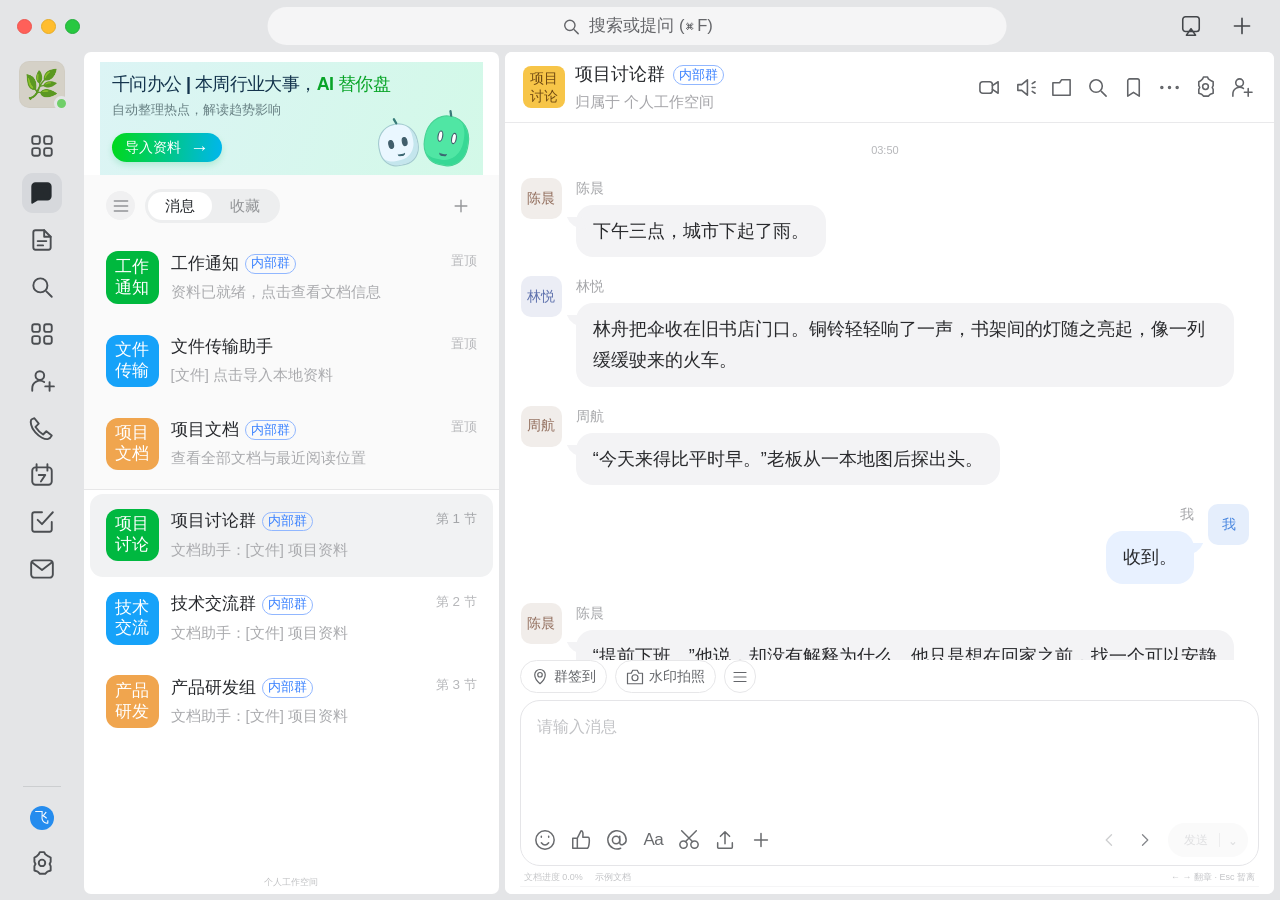
<file: index.html>
<!doctype html>
<html lang="zh-CN" data-theme="dingtalk">
<head>
  <meta charset="UTF-8">
  <meta name="viewport" content="width=device-width, initial-scale=1">
  <meta name="color-scheme" content="light">
  <meta http-equiv="Content-Security-Policy" content="default-src 'none'; script-src 'unsafe-inline' 'self'; style-src 'unsafe-inline' 'self'; img-src data:; font-src 'self'; connect-src 'none'; object-src 'none'; base-uri 'none'; form-action 'none'">
  <title>钉钉 · 工作台</title>
  <link rel="icon" href="data:image/svg+xml,%3Csvg xmlns='http://www.w3.org/2000/svg' viewBox='0 0 64 64'%3E%3Crect width='64' height='64' rx='16' fill='%231a87ff'/%3E%3Ctext x='32' y='44' text-anchor='middle' font-family='sans-serif' font-size='36' fill='white'%3E钉%3C/text%3E%3C/svg%3E">
  <link rel="stylesheet" href="styles.css">
  <link rel="stylesheet" href="feishu.css">
  <link rel="stylesheet" href="chat-features.css">
</head>
<body>
  <svg class="svg-defs" xmlns="http://www.w3.org/2000/svg" aria-hidden="true"><defs>
    <symbol id="i-chat" viewBox="0 0 24 24"><path d="M20 15a3 3 0 0 1-3 3H8l-5 3V6a3 3 0 0 1 3-3h11a3 3 0 0 1 3 3Z"/><path d="M7 8h9M7 12h6"/></symbol>
    <symbol id="i-doc" viewBox="0 0 24 24"><path d="M14 3H6a2 2 0 0 0-2 2v14a2 2 0 0 0 2 2h12a2 2 0 0 0 2-2V9Z"/><path d="M14 3v6h6M8 13h8M8 17h5"/></symbol>
    <symbol id="i-bookmark" viewBox="0 0 24 24"><path d="M6 21V5a2 2 0 0 1 2-2h8a2 2 0 0 1 2 2v16l-6-4Z"/></symbol>
    <symbol id="i-search" viewBox="0 0 24 24"><circle cx="10.5" cy="10.5" r="6.5"/><path d="m16 16 5 5"/></symbol>
    <symbol id="i-plus" viewBox="0 0 24 24"><path d="M12 5v14M5 12h14"/></symbol>
    <symbol id="i-settings" viewBox="0 0 24 24"><path d="M4 7h16M4 17h16"/><circle cx="9" cy="7" r="3"/><circle cx="15" cy="17" r="3"/></symbol>
    <symbol id="i-left" viewBox="0 0 24 24"><path d="m14 5-7 7 7 7"/></symbol>
    <symbol id="i-right" viewBox="0 0 24 24"><path d="m10 5 7 7-7 7"/></symbol>
    <symbol id="i-down" viewBox="0 0 24 24"><path d="m6 9 6 6 6-6"/></symbol>
    <symbol id="i-close" viewBox="0 0 24 24"><path d="m6 6 12 12M18 6 6 18"/></symbol>
    <symbol id="i-upload" viewBox="0 0 24 24"><path d="M12 16V3m-5 5 5-5 5 5M4 15v5a1 1 0 0 0 1 1h14a1 1 0 0 0 1-1v-5"/></symbol>
    <symbol id="i-check" viewBox="0 0 24 24"><path d="m5 12 4 4L19 6"/></symbol>
    <symbol id="i-shield" viewBox="0 0 24 24"><path d="m12 3 8 3v6c0 5-8 9-8 9s-8-4-8-9V6Z"/><path d="m8 12 3 3 5-6"/></symbol>
    <symbol id="i-grid" viewBox="0 0 24 24"><rect x="3" y="3" width="7" height="7" rx="2"/><rect x="14" y="3" width="7" height="7" rx="2"/><rect x="3" y="14" width="7" height="7" rx="2"/><rect x="14" y="14" width="7" height="7" rx="2"/></symbol>
    <symbol id="i-trash" viewBox="0 0 24 24"><path d="M4 6h16M9 6V3h6v3M6 6l1 15h10l1-15M10 10v7M14 10v7"/></symbol>
    <symbol id="i-file" viewBox="0 0 24 24"><path d="M3 7h7l2-3h9v16H3Z"/></symbol>
    <symbol id="i-menu" viewBox="0 0 24 24"><path d="M4 6h16M4 12h16M4 18h16"/></symbol>
    <symbol id="i-sun" viewBox="0 0 24 24"><circle cx="12" cy="12" r="4"/><path d="M12 2v2M12 20v2M2 12h2M20 12h2M5 5l1 1M18 18l1 1M5 19l1-1M18 6l1-1"/></symbol>

    <symbol id="i-video" viewBox="0 0 24 24"><rect x="2" y="6" width="13" height="12" rx="3"/><path d="m15 10 6-4v12l-6-4"/></symbol>
    <symbol id="i-bell" viewBox="0 0 24 24"><path d="M6 9a6 6 0 0 1 12 0v6l3 3H3l3-3ZM10 21h4"/></symbol>
    <symbol id="i-speaker" viewBox="0 0 24 24"><path d="M4 9h4l6-5v16l-6-5H4ZM19 8l3-2M19 12h3M19 16l3 2"/></symbol>
    <symbol id="i-person" viewBox="0 0 24 24"><circle cx="10" cy="7" r="4"/><path d="M3 21v-2a7 7 0 0 1 11-6M19 13v8M15 17h8"/></symbol>
    <symbol id="i-more" viewBox="0 0 24 24"><circle cx="4" cy="12" r="1"/><circle cx="12" cy="12" r="1"/><circle cx="20" cy="12" r="1"/></symbol>
    <symbol id="i-gear" viewBox="0 0 24 24"><path d="m9 3 1-2h4l1 2 3 2 2 1v4l-1 2 1 2v4l-3 1-2 2h-5l-2-2-3-1v-4l1-2-1-2V6l2-1Z"/><circle cx="12" cy="11" r="3"/></symbol>
    <symbol id="i-phone" viewBox="0 0 24 24"><path d="m5 3 4 5-3 3c2 3 4 5 7 7l3-3 5 4c-2 4-5 4-9 2S3 14 2 9s0-5 3-6Z"/></symbol>
    <symbol id="i-calendar" viewBox="0 0 24 24"><rect x="3" y="5" width="18" height="16" rx="3"/><path d="M7 2v6M17 2v6M9 12h6l-4 6"/></symbol>
    <symbol id="i-mail" viewBox="0 0 24 24"><rect x="2" y="4" width="20" height="16" rx="3"/><path d="m3 6 9 7 9-7"/></symbol>
    <symbol id="i-check-square" viewBox="0 0 24 24"><path d="M12 3H5a2 2 0 0 0-2 2v14a2 2 0 0 0 2 2h14a2 2 0 0 0 2-2v-7M8 10l4 4L22 3"/></symbol>
    <symbol id="i-smile" viewBox="0 0 24 24"><circle cx="12" cy="12" r="10"/><path d="M8 15q4 5 8 0M8 8v1M16 8v1"/></symbol>
    <symbol id="i-thumb" viewBox="0 0 24 24"><path d="M8 10 12 2c3 0 2 5 2 7h6c2 0 1 11-1 12H8ZM3 10h5v11H3Z"/></symbol>
    <symbol id="i-camera" viewBox="0 0 24 24"><path d="M2 7h5l2-4h6l2 4h5v14H2Z"/><circle cx="12" cy="13" r="4"/></symbol>
    <symbol id="i-pin" viewBox="0 0 24 24"><path d="M19 9c0 6-7 12-7 12S5 15 5 9a7 7 0 0 1 14 0Z"/><circle cx="12" cy="9" r="3"/></symbol>
    <symbol id="i-screen" viewBox="0 0 24 24"><rect x="3" y="2" width="18" height="16" rx="3"/><path d="m7 22 5-7 5 7Z"/></symbol>
    <symbol id="i-scissors" viewBox="0 0 24 24"><circle cx="6" cy="17" r="4"/><circle cx="18" cy="17" r="4"/><path d="m4 2 12 12M20 2 8 14"/></symbol>
    <symbol id="i-at" viewBox="0 0 24 24"><circle cx="11" cy="12" r="4"/><path d="M15 8v7c0 4 7 2 7-3a10 10 0 1 0-6 9"/></symbol>
  </defs></svg>

  <div class="app-shell">
    <header class="topbar">
      <div class="window-controls" aria-hidden="true"><i></i><i></i><i></i></div>
      <div class="brand-lockup"><div class="brand-mark" id="brandMark">钉</div><span id="brandName">钉钉</span></div>
      <button class="global-search" id="globalSearch" aria-label="搜索当前文档"><svg class="icon" aria-hidden="true"><use href="#i-search"/></svg><span>搜索或提问</span><kbd>(⌘ F)</kbd></button>
      <div class="topbar-actions"><button id="awayBtn" class="icon-btn" title="暂离，隐藏正文（Esc）" aria-label="暂离，隐藏正文（Esc）"><svg class="icon" aria-hidden="true"><use href="#i-screen"/></svg></button><button class="icon-btn top-add" data-action="import" title="导入 TXT" aria-label="导入 TXT"><svg class="icon" aria-hidden="true"><use href="#i-plus"/></svg></button></div>
    </header>
    <nav class="rail" aria-label="主导航">
      <div class="rail-profile" title="个人工作空间" aria-label="个人工作空间"><span>🌿</span><i></i></div>
      <div class="rail-main">
        <button class="rail-button" data-action="away" title="工作台" aria-label="工作台"><svg class="icon" aria-hidden="true"><use href="#i-grid"/></svg></button>
        <button id="messagesNav" class="rail-button active" title="消息与章节" aria-label="消息与章节"><svg class="icon" aria-hidden="true"><use href="#i-chat"/></svg><span>消息</span></button>
        <button id="libraryBtn" class="rail-button" title="文档库" aria-label="文档库"><svg class="icon" aria-hidden="true"><use href="#i-doc"/></svg><span>文档</span></button>
        <button class="rail-button" data-action="search" title="搜索正文" aria-label="搜索正文"><svg class="icon" aria-hidden="true"><use href="#i-search"/></svg></button><button class="rail-button" data-action="settings" title="应用设置" aria-label="应用设置"><svg class="icon" aria-hidden="true"><use href="#i-grid"/></svg></button><button class="rail-button" data-action="info" title="文档信息" aria-label="文档信息"><svg class="icon" aria-hidden="true"><use href="#i-person"/></svg></button><button class="rail-button" data-action="away" title="暂离工作台" aria-label="暂离工作台"><svg class="icon" aria-hidden="true"><use href="#i-phone"/></svg></button><button class="rail-button" data-action="info" title="当前文档信息" aria-label="当前文档信息"><svg class="icon" aria-hidden="true"><use href="#i-calendar"/></svg></button>
        <button id="bookmarksBtn" class="rail-button" title="收藏与待办" aria-label="收藏与待办"><svg class="icon" aria-hidden="true"><use href="#i-check-square"/></svg><span>收藏</span></button>
        <button id="importNav" class="rail-button" title="导入 TXT 小说" aria-label="导入 TXT 小说"><svg class="icon" aria-hidden="true"><use href="#i-mail"/></svg><span>导入</span></button>
      </div>
      <div class="rail-bottom"><button id="themeBtn" class="rail-button" title="切换到飞书外观" aria-label="切换外观"><span class="theme-mark" id="themeMark">飞</span><span>外观</span></button><button id="settingsBtn" class="rail-button" title="阅读设置" aria-label="阅读设置"><svg class="icon" aria-hidden="true"><use href="#i-gear"/></svg><span>设置</span></button></div>
    </nav>
    <nav id="feishuNav" class="feishu-nav" data-feishu-only hidden aria-label="飞书主导航">
      <div class="feishu-rail-head"><div class="feishu-profile" title="个人工作空间"><span>🌿</span><i></i></div><button class="feishu-create" data-action="import" title="导入 TXT 小说" aria-label="导入 TXT 小说"><svg class="icon" aria-hidden="true"><use href="#i-plus"/></svg></button></div>
      <button class="feishu-search" data-action="search" aria-label="搜索当前文档"><svg class="icon" aria-hidden="true"><use href="#i-search"/></svg><span>搜索(Ctrl+K)</span></button>
      <div class="feishu-nav-items">
        <button class="feishu-nav-item" id="feishuMessagesNav" aria-current="page"><svg class="icon" aria-hidden="true"><use href="#i-chat"/></svg><span>消息</span></button><button class="feishu-nav-item" data-action="info"><svg class="icon" aria-hidden="true"><use href="#i-calendar"/></svg><span>日历</span></button><button class="feishu-nav-item" data-action="away"><svg class="icon" aria-hidden="true"><use href="#i-grid"/></svg><span>工作台</span></button><button class="feishu-nav-item" data-action="library"><svg class="icon" aria-hidden="true"><use href="#i-doc"/></svg><span>云文档</span></button><button class="feishu-nav-item" data-action="library"><svg class="icon" aria-hidden="true"><use href="#i-file"/></svg><span>知识库</span></button><button class="feishu-nav-item" data-action="bookmarks"><svg class="icon" aria-hidden="true"><use href="#i-check-square"/></svg><span>任务</span></button><button class="feishu-nav-item" data-action="info"><svg class="icon" aria-hidden="true"><use href="#i-person"/></svg><span>联系人</span></button><button class="feishu-nav-item" data-action="library"><svg class="icon" aria-hidden="true"><use href="#i-grid"/></svg><span>项目</span></button>
      </div>
      <div class="feishu-nav-bottom"><button class="feishu-nav-item" data-action="settings"><svg class="icon" aria-hidden="true"><use href="#i-sun"/></svg><span>阅读设置</span></button><button class="feishu-nav-item" id="feishuThemeBtn"><svg class="icon" aria-hidden="true"><use href="#i-grid"/></svg><span>切换外观</span></button><button class="feishu-nav-item" data-action="settings"><svg class="icon" aria-hidden="true"><use href="#i-more"/></svg><span>更多</span></button></div>
    </nav>
    <aside class="conversations" id="sidebar" aria-label="章节目录">
      <div class="office-banner"><div class="banner-copy"><strong>千问办公 | 本周行业大事，<em>AI 替你盘</em></strong><p>自动整理热点，解读趋势影响</p><button data-action="import">导入资料 <span>→</span></button></div><div class="banner-mascots" aria-hidden="true"><i class="mascot"><b></b><b></b></i><i class="mascot"><b></b><b></b></i></div></div>
      <div class="sidebar-toolbar"><button class="icon-btn" data-action="library" aria-label="打开文档库" title="文档库"><svg class="icon" aria-hidden="true"><use href="#i-menu"/></svg></button><div class="list-tabs" role="tablist" aria-label="目录筛选"><button id="allTab" role="tab" aria-selected="true" class="selected">消息 <span id="chapterCount">3</span></button><button id="savedTab" role="tab" aria-selected="false">收藏 <span id="bookmarkCount">0</span></button><button id="feishuUnreadTab" role="tab" aria-selected="false" data-feishu-only hidden>未读</button></div><div class="feishu-list-actions" data-feishu-only hidden><button class="icon-btn" id="feishuMaskBtn" aria-label="切换工作资料标题" title="切换工作资料标题" aria-pressed="true"><svg class="icon" aria-hidden="true"><use href="#i-shield"/></svg></button><button class="icon-btn" data-action="info" aria-label="文档信息" title="文档信息"><svg class="icon" aria-hidden="true"><use href="#i-doc"/></svg></button><button class="icon-btn" data-action="settings" aria-label="阅读设置" title="阅读设置"><svg class="icon" aria-hidden="true"><use href="#i-settings"/></svg></button></div><button class="icon-btn" id="importPlus" title="导入 TXT 小说" aria-label="导入 TXT 小说"><svg class="icon" aria-hidden="true"><use href="#i-plus"/></svg></button><button class="icon-btn mobile-only" id="closeSidebar" aria-label="关闭目录"><svg class="icon" aria-hidden="true"><use href="#i-close"/></svg></button></div>
      <button class="current-file" id="currentFileBtn" title="打开文档库"><span id="sidebarBookTitle">项目资料</span><span id="sidebarBookMeta">本地文档</span></button>
      <label class="chapter-search"><svg class="icon" aria-hidden="true"><use href="#i-search"/></svg><input id="chapterSearch" type="search" placeholder="搜索章节" aria-label="搜索章节" autocomplete="off"></label>
      <div class="pinned-conversations">
        <button class="chapter-item" data-action="info" title="当前文档信息"><span class="chapter-avatar avatar-green">工作<br>通知</span><span class="chapter-copy"><span class="conversation-title"><strong>工作通知</strong><span class="group-badge">内部群</span></span><small>资料已就绪，点击查看文档信息</small></span><span class="chapter-side"><time>置顶</time></span></button>
        <button class="chapter-item" data-action="import" title="导入 TXT 小说"><span class="chapter-avatar avatar-blue">文件<br>传输</span><span class="chapter-copy"><span class="conversation-title"><strong>文件传输助手</strong></span><small>[文件] 点击导入本地资料</small></span><span class="chapter-side"><time>置顶</time></span></button>
        <button class="chapter-item" data-action="library" title="打开文档库"><span class="chapter-avatar avatar-orange">项目<br>文档</span><span class="chapter-copy"><span class="conversation-title"><strong>项目文档</strong><span class="group-badge">内部群</span></span><small>查看全部文档与最近阅读位置</small></span><span class="chapter-side"><time>置顶</time></span></button>
      </div>
      <div class="chapter-list" id="chapterList" role="tabpanel"></div>
      <div class="sidebar-footer"><span>个人工作空间</span></div>
    </aside>
    <main class="reader-main" id="readerMain">
      <header class="chat-header"><button class="icon-btn mobile-only" id="openSidebar" aria-label="打开章节目录"><svg class="icon" aria-hidden="true"><use href="#i-menu"/></svg></button><span class="chat-avatar" id="chatAvatar">资料</span><div class="chat-title"><div class="chat-title-line"><h2 id="chatTitle">项目讨论群</h2><span class="group-badge">内部群</span></div><p id="chatSubtitle">归属于 个人工作空间</p></div><div class="chat-actions"><button class="icon-btn" data-action="away" title="暂离工作台" aria-label="暂离工作台"><svg class="icon" aria-hidden="true"><use href="#i-video"/></svg></button><button class="icon-btn" data-action="info" title="文档信息" aria-label="文档信息"><svg class="icon" aria-hidden="true"><use href="#i-speaker"/></svg></button><button class="icon-btn" data-action="library" title="文档库" aria-label="文档库"><svg class="icon" aria-hidden="true"><use href="#i-file"/></svg></button><button class="icon-btn" id="searchBtn" aria-label="搜索正文" title="搜索正文（⌘ F）"><svg class="icon" aria-hidden="true"><use href="#i-search"/></svg></button><button class="icon-btn" id="addBookmark" aria-label="收藏当前阅读位置" title="收藏当前阅读位置" aria-pressed="false"><svg class="icon" aria-hidden="true"><use href="#i-bookmark"/></svg></button><button class="icon-btn" data-action="import" title="导入资料" aria-label="导入资料"><svg class="icon" aria-hidden="true"><use href="#i-more"/></svg></button><button class="icon-btn" id="readingSettings" aria-label="阅读设置" title="阅读设置"><svg class="icon" aria-hidden="true"><use href="#i-gear"/></svg></button><button id="chatSetupBtn" class="icon-btn" aria-label="聊天人物与回复" title="聊天人物与回复"><svg class="icon"><use href="#i-person"/></svg></button></div></header>
      <div class="chat-tabs"><button id="fileInfoBtn" class="chat-tab">文档信息</button><span id="chapterPosition" class="chapter-position">第 1 / 3 节</span></div>
      <div class="storage-warning" id="storageWarning" role="status" hidden></div>
      <section class="message-scroll" id="messageScroll" tabindex="0" aria-label="小说正文"><div class="messages" id="messages"></div></section>
      <footer class="reader-footer">
        <div class="composer-shortcuts"><button data-action="bookmarks"><svg class="icon" aria-hidden="true"><use href="#i-pin"/></svg><span>群签到</span></button><button data-action="settings"><svg class="icon" aria-hidden="true"><use href="#i-camera"/></svg><span>水印拍照</span></button><button data-action="library" aria-label="打开文档库"><svg class="icon" aria-hidden="true"><use href="#i-menu"/></svg></button></div>
        <div class="composer-box"><textarea id="composerInput" placeholder="请输入消息" aria-label="聊天消息" rows="3"></textarea><div class="composer-toolbar"><div class="composer-tools"><button class="icon-btn" data-action="bookmarks" title="收藏与便签" aria-label="收藏与便签"><svg class="icon" aria-hidden="true"><use href="#i-smile"/></svg></button><button class="icon-btn" data-action="bookmarks" title="查看收藏" aria-label="查看收藏"><svg class="icon" aria-hidden="true"><use href="#i-thumb"/></svg></button><button class="icon-btn" data-action="search" title="搜索正文" aria-label="搜索正文"><svg class="icon" aria-hidden="true"><use href="#i-at"/></svg></button><button class="icon-btn type-tool" data-action="settings" aria-label="字体设置" title="字体设置">Aa</button><button class="icon-btn" data-action="info" title="文档信息" aria-label="文档信息"><svg class="icon" aria-hidden="true"><use href="#i-scissors"/></svg></button><button class="icon-btn" data-action="import" title="导入 TXT" aria-label="导入 TXT"><svg class="icon" aria-hidden="true"><use href="#i-upload"/></svg></button><button class="icon-btn" data-action="import" title="添加资料" aria-label="添加资料"><svg class="icon" aria-hidden="true"><use href="#i-plus"/></svg></button></div><div class="reader-controls"><button id="prevChapter" class="icon-btn" title="上一章（←）" aria-label="上一章"><svg class="icon" aria-hidden="true"><use href="#i-left"/></svg></button><button id="nextChapter" class="icon-btn" title="下一章（→）" aria-label="下一章"><svg class="icon" aria-hidden="true"><use href="#i-right"/></svg></button><button id="sendNote" class="send-note" title="发送到当前会话（仅本机保存）">发送 <span>⌄</span></button></div></div></div>
        <div class="composer-status"><div class="reading-progress"><span id="progressText">阅读进度 0%</span><span id="saveStatus" role="status">已就绪</span></div><span class="keyboard-hint">← → 翻章 · Esc 暂离</span></div><div class="progress-track" role="progressbar" aria-label="阅读进度" aria-valuemin="0" aria-valuemax="100" aria-valuenow="0" id="progressTrack"><span id="progressFill"></span></div>
      </footer>
    </main>
  </div>
  <button id="sidebarBackdrop" class="sidebar-backdrop" aria-label="关闭目录" hidden></button>
  <div id="dropOverlay" class="drop-overlay" hidden><div><svg class="icon"><use href="#i-upload"/></svg><strong>松开，导入 TXT 文档</strong><span>文件只保存在你的浏览器中</span></div></div>

  <dialog id="importDialog" class="modal"><div class="modal-heading"><div><span class="eyebrow">本地资料库</span><h2>导入你的小说</h2></div><button class="icon-btn" data-close aria-label="关闭导入窗口"><svg class="icon"><use href="#i-close"/></svg></button></div><p class="modal-description">选择 TXT 文件，正文会以聊天消息的形式呈现。</p><label class="file-drop" id="fileDrop"><span class="upload-badge"><svg class="icon"><use href="#i-upload"/></svg></span><strong>点击选择，或将文件拖到这里</strong><span>TXT 格式 · 单个文件最大 20 MB</span><input id="fileInput" type="file" accept=".txt,text/plain" aria-label="选择 TXT 文件"></label><div class="form-row"><label for="encodingSelect">文件编码</label><select id="encodingSelect"><option value="auto">自动识别（推荐）</option><option value="utf-8">UTF-8</option><option value="gb18030">GBK / GB18030</option><option value="utf-16le">UTF-16 LE</option><option value="utf-16be">UTF-16 BE</option></select></div><p class="subtle-note">若正文乱码，可切换编码重新导入。重新导入会保留旧副本，可从文档库删除。</p><details class="paste-section"><summary>也可以粘贴文字</summary><input id="pasteTitle" class="text-input" placeholder="文档名称" aria-label="粘贴文档名称" maxlength="100"><textarea id="pasteContent" placeholder="粘贴小说正文…" aria-label="粘贴小说正文"></textarea><button id="pasteImport" class="primary-btn">导入文字</button></details><div id="importStatus" class="import-status" role="status" aria-live="polite"></div><div class="modal-note"><svg class="icon"><use href="#i-shield"/></svg>无需账号，文件不会上传到服务器</div></dialog>

  <dialog id="libraryDialog" class="modal library-modal"><div class="modal-heading"><div><span class="eyebrow">你的本地资料</span><h2>文档库</h2></div><button class="icon-btn" data-close aria-label="关闭文档库"><svg class="icon"><use href="#i-close"/></svg></button></div><p class="modal-description">从上次停下的地方继续。</p><div id="libraryList" class="library-list"></div><button id="libraryImport" class="primary-btn full-width"><svg class="icon"><use href="#i-plus"/></svg>导入 TXT 文档</button><p class="subtle-note">请保留原始 TXT。清理浏览器数据可能删除文档与进度；不同浏览器、文件路径的存储可能不互通。</p></dialog>

  <dialog id="settingsDialog" class="modal settings-modal"><div class="modal-heading"><div><span class="eyebrow">让阅读更舒服</span><h2>阅读设置</h2></div><button class="icon-btn" data-close aria-label="关闭阅读设置"><svg class="icon"><use href="#i-close"/></svg></button></div><button id="settingsChatSetup" class="secondary-btn full-width" style="margin-top:16px">聊天人物与回复</button><div class="settings-section"><span class="setting-label">工作台外观</span><div class="theme-options"><button class="theme-option" data-theme-choice="dingtalk"><span class="theme-preview ding-preview">钉</span><strong>钉钉</strong><small>Mac 风格 · 灰白会话</small></button><button class="theme-option" data-theme-choice="feishu"><span class="theme-preview feishu-preview">飞</span><strong>飞书</strong><small>BiliShu · 飞书布局</small></button></div></div><div class="setting-row"><label for="fontSize">正文字号 <output id="fontSizeLabel">18 px</output></label><input id="fontSize" type="range" min="13" max="24" value="18"></div><div class="setting-row"><label for="lineHeight">行间距 <output id="lineHeightLabel">1.7</output></label><input id="lineHeight" type="range" min="1.5" max="2.5" step="0.1" value="1.7"></div><div class="form-row"><label for="fontFamily">正文字体</label><select id="fontFamily"><option value="sans">系统字体</option><option value="serif">宋体 / 衬线字体</option></select></div><label class="toggle-row"><span><strong>工作资料标题</strong><small>将书名与章节名显示为普通工作资料</small></span><input id="maskTitles" type="checkbox" role="switch"></label><p class="subtle-note">按 Esc 可暂时隐藏正文；再次按 Esc 或点击“返回”恢复。仅改变本页面的显示。</p><div class="modal-note">摸鱼神器 · 本地版 · 非钉钉或飞书官方产品</div></dialog>

  <dialog id="chatSetupDialog" class="modal">
    <div class="modal-heading"><div><span class="eyebrow">当前文档的聊天呈现</span><h2>聊天人物与回复</h2></div><button class="icon-btn" data-close aria-label="关闭聊天设置"><svg class="icon"><use href="#i-close"/></svg></button></div>
    <p class="modal-description">小说片段轮流以这些姓名显示；你的预设回复直接穿插在右侧聊天记录中。</p>
    <section class="chat-setup-section"><label for="knownNames">聊天姓名 · 最多 50 人</label><textarea id="knownNames" aria-label="聊天姓名" rows="4" placeholder="陈晨
林悦
周航"></textarea><div class="names-import"><label class="secondary-btn">导入姓名 TXT<input id="namesFile" type="file" accept=".txt,text/plain" aria-label="导入姓名 TXT"></label><small>每行一个，或用逗号、顿号分隔</small></div></section>
    <div class="form-row"><label for="selfDisplayName">我的显示名称</label><input id="selfDisplayName" class="text-input" aria-label="我的显示名称" maxlength="20" value="我"></div>
    <section class="chat-setup-section"><label for="selfReplies">我的预设回复 · 每行一句</label><textarea id="selfReplies" aria-label="我的预设回复" rows="4" placeholder="收到。
我不理解这是什么意思。
稍等一下。"></textarea></section>
    <label class="toggle-row"><span><strong>穿插我的回复</strong><small>在小说消息之间显示为右侧气泡</small></span><input id="autoReply" type="checkbox" role="switch" checked></label>
    <div class="form-row"><label for="replyEvery">回复间隔</label><select id="replyEvery"><option value="2">每 2 条消息</option><option value="3" selected>每 3 条消息</option><option value="5">每 5 条消息</option><option value="8">每 8 条消息</option></select></div>
    <p class="subtle-note">设置只作用于当前文档。原文顺序保持不变，姓名和回复不会写进原始小说。</p><p id="chatSetupStatus" class="import-status" role="status"></p><div class="chat-setup-actions"><button id="saveChatSetup" class="primary-btn">保存并应用</button></div>
  </dialog>

  <dialog id="searchDialog" class="modal search-modal"><div class="modal-heading"><h2>搜索正文</h2><button class="icon-btn" data-close aria-label="关闭正文搜索"><svg class="icon"><use href="#i-close"/></svg></button></div><label class="full-search"><svg class="icon"><use href="#i-search"/></svg><input id="textSearch" type="search" placeholder="输入人物、情节或关键词" aria-label="搜索小说全文" autocomplete="off"></label><p id="searchSummary" class="subtle-note">在当前文档的全部章节中查找。</p><div id="searchResults" class="search-results"></div></dialog>

  <dialog id="infoDialog" class="modal"><div class="modal-heading"><h2>文档信息</h2><button class="icon-btn" data-close aria-label="关闭文档信息"><svg class="icon"><use href="#i-close"/></svg></button></div><dl id="fileInfo" class="file-info"></dl><div class="modal-note">正文不会发送到钉钉、飞书或其他服务。</div></dialog>

  <section id="awayScreen" class="away-screen" aria-label="暂离工作台" hidden><header class="away-header"><div class="brand-lockup"><div class="brand-mark" id="awayBrandMark">钉</div><strong id="awayBrandName">钉钉</strong><span class="topbar-divider"></span><span>工作台</span></div><button id="resumeBtn" class="secondary-btn"><svg class="icon"><use href="#i-left"/></svg>返回</button></header><div class="away-content"><span class="away-illustration"><svg class="icon"><use href="#i-grid"/></svg></span><span class="eyebrow">PERSONAL WORKSPACE</span><h1>专注每一件小事</h1><p>今天的工作，从这里开始。</p><div class="away-cards"><div><svg class="icon"><use href="#i-doc"/></svg><strong>项目资料</strong><span>文档已同步</span></div><div><svg class="icon"><use href="#i-check"/></svg><strong>待办事项</strong><span>暂无待处理事项</span></div><div><svg class="icon"><use href="#i-chat"/></svg><strong>团队协作</strong><span>暂无新消息</span></div></div><span class="away-date" id="awayDate"></span></div></section>
  <div class="toast" id="toast" role="status" aria-live="polite" hidden></div>
  <noscript><div class="noscript">此本地阅读器需要浏览器启用 JavaScript。</div></noscript>
  <script src="core.js"></script>
  <script src="dialogue.js"></script>
  <script src="app.js"></script>
</body>
</html>
</file>
<file: styles.css>
:root {
  color-scheme: light;
  --brand: #287aff;
  --brand-hover: #176bea;
  --brand-soft: #e7f0ff;
  --ink: #28292c;
  --muted: #a1a2a5;
  --line: #ededee;
  --chrome: #e4e5e7;
  --rail-width: 64px;
  --sidebar-width: clamp(330px, calc(21.5vw + 55px), 420px);
  --reader-font-size: 16px;
  --reader-line-height: 1.9;
  --reader-font-family: -apple-system, BlinkMacSystemFont, "PingFang SC", "Microsoft YaHei", sans-serif;
  font-family: -apple-system, BlinkMacSystemFont, "Helvetica Neue", "PingFang SC", "Hiragino Sans GB", "Microsoft YaHei", sans-serif;
  font-size: 14px;
  color: var(--ink);
  font-synthesis: none;
  -webkit-font-smoothing: antialiased;
  text-rendering: optimizeLegibility;
}
* { box-sizing: border-box; }
[hidden] { display: none !important; }
html, body { width: 100%; height: 100%; margin: 0; overflow: hidden; }
body { background: var(--chrome); }
button, input, select, textarea { font: inherit; }
button { border: 0; color: inherit; cursor: pointer; -webkit-tap-highlight-color: transparent; }
button, input, select, textarea { outline: none; }
button:disabled { cursor: not-allowed; opacity: .4; }
button:focus-visible, input:focus-visible, select:focus-visible, textarea:focus-visible, summary:focus-visible, [tabindex]:focus-visible { outline: 2px solid var(--brand); outline-offset: 3px; }
input, select, textarea { min-width: 0; color: var(--ink); }
input::placeholder, textarea::placeholder { color: #bfc0c3; }
input[type="range"] { accent-color: var(--brand); cursor: pointer; }
input[type="search"]::-webkit-search-cancel-button { cursor: pointer; }
svg { flex-shrink: 0; }
.svg-defs { position: absolute; width: 0; height: 0; overflow: hidden; pointer-events: none; }
.icon { width: 20px; height: 20px; fill: none; stroke: currentColor; stroke-width: 1.7; stroke-linecap: round; stroke-linejoin: round; vertical-align: middle; }
.icon.small { width: 14px; height: 14px; }
::selection { color: #133d72; background: #cce2ff; }
::-webkit-scrollbar { width: 5px; height: 5px; }
::-webkit-scrollbar-track { background: transparent; }
::-webkit-scrollbar-thumb { border-radius: 5px; background: #d8d8db; }
::-webkit-scrollbar-thumb:hover { background: #bfc0c4; }

/* The Mac window surface surrounds two separate white panes. */
.app-shell { display: grid; grid-template-columns: var(--rail-width) var(--sidebar-width) minmax(0, 1fr); grid-template-rows: 48px minmax(0, 1fr); column-gap: 6px; width: 100%; height: 100vh; height: 100dvh; padding: 0 6px 6px 0; overflow: hidden; }
.topbar { position: relative; grid-column: 1 / -1; grid-row: 1; z-index: 3; display: flex; align-items: center; padding: 0 17px; background: var(--chrome); user-select: none; }
.window-controls { display: flex; align-items: center; gap: 9px; }
.window-controls i { width: 13px; height: 13px; border: 1px solid #ed5650; border-radius: 50%; background: #ff6059; }
.window-controls i:nth-child(2) { border-color: #e5ad29; background: #ffbd2e; }
.window-controls i:nth-child(3) { border-color: #24ad3d; background: #28c840; }
.topbar > .brand-lockup, .local-status, .topbar .user-avatar { display: none; }
.brand-lockup { display: flex; align-items: center; gap: 10px; white-space: nowrap; }
.brand-mark { display: grid; place-items: center; width: 27px; height: 27px; border-radius: 7px; background: var(--brand); color: #fff; font-size: 16px; }
.topbar-divider { width: 1px; height: 15px; margin: 0 3px; background: #dedee1; }
.global-search { position: absolute; top: 7px; left: 50%; display: flex; align-items: center; justify-content: center; gap: 5px; width: 58%; height: 34px; padding: 0 16px; border-radius: 20px; background: #f5f5f6; color: #65666a; transform: translateX(-50%); transition: background .15s; }
.global-search:hover { background: #fafafa; }
.global-search .icon { width: 19px; height: 19px; margin-right: 4px; stroke-width: 1.8; }
.global-search > span { font-size: 15px; font-weight: 500; }
.global-search kbd { padding: 0; border: 0; background: transparent; font: inherit; font-size: 14px; font-weight: 500; }
.topbar-actions { display: flex; align-items: center; gap: 21px; margin-left: auto; }
.topbar-actions .icon-btn { width: 30px; height: 30px; color: #43464a; }
.topbar-actions .icon { width: 22px; height: 22px; }
.topbar-actions .top-add .icon { width: 26px; height: 26px; stroke-width: 1.5; }
.icon-btn { display: inline-flex; align-items: center; justify-content: center; width: 31px; height: 31px; padding: 5px; border-radius: 6px; flex-shrink: 0; background: transparent; color: #67696d; transition: background .15s, color .15s; }
.icon-btn:hover { background: #ececee; color: #28292c; }
.icon-btn.active, .icon-btn[aria-pressed="true"] { color: var(--brand); background: #eaf2ff; }
.icon-btn[aria-pressed="true"] use[href="#i-bookmark"] { fill: #287aff18; }
.quiet-btn { display: inline-flex; align-items: center; justify-content: center; gap: 6px; padding: 6px 9px; border-radius: 5px; background: transparent; color: #76777b; }
.quiet-btn:hover { background: #ececee; }

.rail { grid-column: 1; grid-row: 2; display: flex; align-items: center; flex-direction: column; min-height: 0; padding: 9px 0 10px 5px; background: var(--chrome); user-select: none; }
.rail-profile { position: relative; display: grid; place-items: center; width: 42px; height: 42px; flex-shrink: 0; margin-bottom: 16px; overflow: visible; border-radius: 10px; background: #d5d1c7; box-shadow: inset 0 0 0 1px #00000005; }
.rail-profile > span { font-size: 28px; line-height: 1; }
.rail-profile > i { position: absolute; right: -4px; bottom: -3px; width: 15px; height: 15px; border: 3px solid var(--chrome); border-radius: 50%; background: #70cf69; }
.rail-main, .rail-bottom { display: flex; align-items: center; flex-direction: column; gap: 4px; width: 100%; }
.rail-main { flex: 1; min-height: 0; }
.rail-bottom { gap: 6px; margin-top: 12px; padding-top: 11px; border-top: 1px solid #ccced0; width: 38px; }
.rail-button { display: flex; align-items: center; justify-content: center; width: 36px; height: 36px; min-height: 36px; padding: 7px; border-radius: 11px; background: transparent; color: #4b4e52; transition: background .15s, color .15s; }
.rail-button > span:not(.theme-mark) { display: none; }
.rail-button .icon { width: 23px; height: 23px; stroke-width: 1.75; }
.rail-button:hover { background: #d9dade; color: #24272b; }
.rail-button.active { background: #d6d8dc; color: #24292d; }
.rail-button.active .icon { fill: #252a2e; stroke: #252a2e; }
.rail-button.active use[href="#i-chat"] { fill: #252a2e; }
.rail-separator { width: 29px; height: 1px; margin: 5px 0; background: #cacdd1; }
.theme-mark { display: grid; place-items: center; width: 24px; height: 24px; border-radius: 50%; background: #258cee; color: #fff; font-size: 14px; }

.conversations { grid-column: 2; grid-row: 2; display: flex; flex-direction: column; min-width: 0; min-height: 0; overflow: hidden; border-radius: 7px; background: #fff; }
.office-banner { position: relative; height: 101px; flex-shrink: 0; margin: 10px 12px 0; overflow: hidden; background: linear-gradient(110deg, #dcf4f5 0%, #d3f9e8 100%); }
.banner-copy { position: relative; z-index: 1; padding: 9px 10px; }
.banner-copy strong { display: block; color: #13334c; font-size: 15px; font-weight: 750; line-height: 1.45; letter-spacing: -.5px; }
.banner-copy em { color: #08a427; font-style: normal; white-space: nowrap; }
.banner-copy p { margin: 3px 0 10px; color: #667f82; font-size: 10px; font-weight: 500; line-height: 1.4; }
.banner-copy button { display: inline-flex; align-items: center; gap: 9px; height: 25px; padding: 0 13px; border-radius: 15px; background: linear-gradient(95deg, #00d91b, #00b6ee); box-shadow: 0 3px 6px #10bc6533; color: #fff; font-size: 12px; font-weight: 650; }
.banner-copy button:hover { filter: brightness(1.04); }
.banner-copy button span { font-size: 19px; line-height: 1; }
.banner-mascots { position: absolute; right: 10px; bottom: 4px; display: flex; align-items: flex-end; gap: 5px; height: 45px; }
.mascot { position: relative; display: flex; justify-content: center; gap: 7px; width: 35px; height: 37px; padding-top: 12px; border: 1px solid #a4cbd0; border-radius: 48% 48% 43% 43%; background: #eaf7ff; box-shadow: inset -3px -4px 0 #c4e6ed; transform: rotate(-12deg); }
.mascot::before { position: absolute; top: -6px; left: 17px; width: 2px; height: 6px; border-radius: 2px; background: #387b79; content: ""; transform: rotate(-18deg); }
.mascot::after { position: absolute; left: 14px; bottom: 7px; width: 7px; height: 4px; border-bottom: 2px solid #3c6772; border-radius: 50%; content: ""; }
.mascot b { width: 5px; height: 8px; border: 1px solid #415e6b; border-radius: 50%; background: #415e6b; }
.mascot:nth-child(2) { width: 39px; height: 44px; padding-top: 13px; border-color: #47d395; background: #50e6a4; box-shadow: inset -4px -4px 0 #37d895; transform: rotate(10deg); }
.mascot:nth-child(2) b { height: 10px; background: #fff; }
.sidebar-toolbar { display: flex; align-items: center; gap: 10px; height: 58px; flex-shrink: 0; padding: 0 16px; background: #fafafa; }
.sidebar-toolbar > .icon-btn:first-child { width: 29px; height: 29px; border-radius: 50%; background: #f0f0f1; color: #929498; }
.sidebar-toolbar > #importPlus { margin-left: auto; opacity: .68; }
.sidebar-toolbar > #importPlus:hover { opacity: 1; }
.list-tabs { display: flex; align-items: center; gap: 1px; height: 29px; padding: 3px; border-radius: 18px; background: #edeeef; }
.list-tabs button { display: inline-flex; align-items: center; justify-content: center; min-width: 54px; height: 24px; padding: 0 14px; border-radius: 15px; background: transparent; color: #929497; font-size: 13px; line-height: 1; white-space: nowrap; }
.list-tabs button:hover { color: #45474b; }
.list-tabs button.selected { background: #fff; color: #25282c; font-weight: 600; }
.list-tabs button > span { display: none; }
.current-file, .chapter-search, .sidebar-heading { display: none; }
.pinned-conversations { flex-shrink: 0; padding: 0 6px 3px; border-bottom: 1px solid #e7e7e8; background: #fafafa; }
.chapter-list { min-height: 0; flex: 1; overflow-x: hidden; overflow-y: auto; overscroll-behavior: contain; padding: 4px 6px 12px; scrollbar-width: thin; }
.chapter-item { position: relative; display: flex; align-items: center; gap: 10px; width: 100%; min-height: 73px; padding: 11px 12px; border-radius: 13px; background: transparent; text-align: left; transition: background .15s; }
.chapter-item:hover { background: #f5f5f6; }
.chapter-item.active { background: #f1f2f3; }
.chapter-avatar { display: grid; place-items: center; width: 43px; height: 43px; flex-shrink: 0; border-radius: 11px; background: #00b840; color: #fff; font-size: 13px; font-weight: 500; line-height: 1.25; text-align: center; }
.chapter-item:nth-child(5n + 2) .chapter-avatar { background: #16a2f9; }
.chapter-item:nth-child(5n + 3) .chapter-avatar { background: #f0a54e; }
.chapter-item:nth-child(5n + 4) .chapter-avatar { background: #31c7ab; }
.chapter-item:nth-child(5n) .chapter-avatar { background: #e85293; }
.chapter-avatar.avatar-green { background: #00b83e; }
.chapter-avatar.avatar-blue { background: #0099ff; }
.chapter-avatar.avatar-orange { background: #f1ad48; }
.chapter-copy { display: flex; flex: 1; flex-direction: column; gap: 7px; min-width: 0; }
.conversation-title { display: flex; align-items: center; gap: 6px; min-width: 0; }
.chapter-copy strong { display: block; min-width: 0; overflow: hidden; color: #27292d; font-size: 14px; font-weight: 500; line-height: 1.35; white-space: nowrap; text-overflow: ellipsis; }
.group-badge { display: inline-flex; align-items: center; flex-shrink: 0; height: 17px; padding: 0 5px; border: 1px solid #91b7ff; border-radius: 10px; color: #3981ff; font-size: 10px; font-weight: 500; line-height: 1; white-space: nowrap; }
.chapter-copy small { overflow: hidden; color: #aaabae; font-size: 12px; line-height: 1.4; white-space: nowrap; text-overflow: ellipsis; }
.chapter-side { display: flex; align-items: flex-end; flex-direction: column; gap: 11px; align-self: stretch; min-width: 27px; padding-top: 4px; color: #b6b7ba; }
.chapter-side time { max-width: 44px; font-size: 11px; line-height: 1.3; white-space: nowrap; }
.chapter-dot { width: 6px; height: 6px; margin-top: auto; border-radius: 50%; background: transparent; }
.chapter-item.saved .chapter-dot { background: #e8b24c; }
.chapter-item.active .chapter-side time { color: #a3a5a8; }
.sidebar-footer { display: flex; align-items: center; justify-content: center; min-height: 23px; flex-shrink: 0; color: #c0c1c3; font-size: 9px; }
.sidebar-footer .icon { width: 12px; height: 12px; }
.list-pager { display: flex; align-items: center; justify-content: space-between; gap: 4px; padding: 10px 5px; color: #999a9e; font-size: 11px; }

.reader-main { grid-column: 3; grid-row: 2; display: flex; flex-direction: column; min-width: 0; min-height: 0; overflow: hidden; border-radius: 7px; background: #fff; }
.chat-header { display: flex; align-items: center; gap: 10px; min-height: 65px; flex-shrink: 0; padding: 10px 16px; border-bottom: 1px solid #e9e9eb; background: #fff; }
.chat-avatar { display: grid; place-items: center; width: 37px; height: 37px; flex-shrink: 0; border-radius: 8px; background: #f7c548; color: #714a12; font-size: 14px; font-weight: 600; }
.chat-title { min-width: 0; }
.chat-title-line { display: flex; align-items: center; gap: 8px; min-width: 0; }
.chat-title h2 { overflow: hidden; margin: 0; color: #26282c; font-size: 15px; font-weight: 650; line-height: 1.4; text-overflow: ellipsis; white-space: nowrap; }
.chat-title p { overflow: hidden; margin: 4px 0 0; color: #a5a5a9; font-size: 12px; line-height: 1.4; text-overflow: ellipsis; white-space: nowrap; }
.chat-actions { display: flex; align-items: center; gap: 8px; margin-left: auto; padding-left: 12px; }
.chat-actions .icon-btn { width: 29px; height: 29px; padding: 3px; color: #626468; }
.chat-actions .icon { width: 21px; height: 21px; stroke-width: 1.65; }
.chat-tabs { display: none; }
.storage-warning { flex-shrink: 0; padding: 8px 20px; border-bottom: 1px solid #f0e1c2; background: #fff8e9; color: #9c793d; font-size: 11px; line-height: 1.6; }
.message-scroll { min-height: 0; flex: 1; overflow-x: hidden; overflow-y: auto; overscroll-behavior: contain; scrollbar-gutter: stable; scroll-padding-top: 20px; background: #fff; }
.message-scroll:focus-visible { outline-offset: -3px; }
.messages { min-height: 100%; padding: 19px 20px 15px 16px; }
.chapter-divider { width: fit-content; margin: 0 auto 18px; color: #b6b7ba; font-size: 11px; line-height: 1.6; text-align: center; }
.chapter-intro { max-width: 100%; margin: 0 auto 18px; color: #b1b2b5; font-size: 11px; line-height: 1.7; text-align: center; overflow-wrap: anywhere; }
.message-row { display: flex; align-items: flex-start; gap: 14px; margin-bottom: 19px; }
.message-avatar { display: grid; place-items: center; width: 37px; height: 37px; flex-shrink: 0; border-radius: 10px; background: #deecff; color: #2780ff; font-size: 12px; font-weight: 600; line-height: 1.25; text-align: center; }
.message-body { min-width: 0; max-width: min(86%, 920px); }
.sender-name { display: block; margin: 0 0 6px; color: #a5a6a9; font-size: 12px; line-height: 1.5; }
.message-bubble { position: relative; width: fit-content; max-width: 100%; padding: 11px 17px; border: 0; border-radius: 17px; background: #f3f3f5; color: #28292c; font-family: var(--reader-font-family); font-size: var(--reader-font-size); line-height: var(--reader-line-height); overflow-wrap: anywhere; }
.message-bubble::before { position: absolute; top: 12px; left: -7px; width: 15px; height: 12px; border-radius: 0 0 0 12px; background: #f3f3f5; content: ""; transform: skewX(20deg); }
.message-bubble p { position: relative; margin: 0 0 .8em; white-space: pre-wrap; }
.message-bubble p:last-child { margin-bottom: 0; }
.message-bubble p[data-paragraph] { scroll-margin-top: 25px; }
.message-bubble mark, .result-excerpt mark { padding: 1px 2px; border-radius: 2px; color: inherit; background: #ffedaa; }
.message-bubble .search-highlight, .message-bubble p.highlighted { background: #fff4c7; }
.message-bubble a, .message-mention { color: #257bff; text-decoration: none; }
.message-bubble a:hover { text-decoration: underline; }
.chapter-end { margin: 23px 0 5px; color: #bfc0c3; font-size: 10px; line-height: 1.6; text-align: center; }
.chapter-notes { margin-top: 22px; }
.chapter-notes:empty { display: none; }
.own-message { flex-direction: row-reverse; }
.own-message .message-avatar { background: #e5eefc; color: #4886df; }
.own-message .message-body { display: flex; align-items: flex-end; flex-direction: column; }
.own-message .message-bubble { background: #e8f1ff; }
.own-message .message-bubble::before { right: -7px; left: auto; border-radius: 0 0 12px 0; background: #e8f1ff; transform: skewX(-20deg); }
.note-text { white-space: pre-wrap; }
.note-status { display: block; margin-top: 5px; color: #b3b6bd; font-size: 9px; line-height: 1.6; }
.welcome-card { max-width: 590px; margin: 4px 0 22px 51px; padding: 22px; border-radius: 17px; background: #f3f3f5; }
.welcome-kicker { margin-bottom: 11px; color: #9b9da2; font-size: 11px; }
.welcome-title { margin: 0 0 10px; color: #36383b; font-size: 18px; font-weight: 600; line-height: 1.5; }
.welcome-description { margin: 0; color: #929498; font-size: 13px; line-height: 1.8; }
.welcome-actions { display: flex; flex-wrap: wrap; align-items: center; gap: 9px; margin-top: 17px; }

/* The familiar conversation composer also holds the local reading controls. */
.reader-footer { flex-shrink: 0; padding: 0 15px 7px; background: #fff; }
.composer-shortcuts { display: flex; align-items: center; gap: 8px; min-height: 39px; padding-bottom: 7px; }
.composer-shortcuts button { display: inline-flex; align-items: center; justify-content: center; gap: 5px; height: 30px; padding: 0 10px; border: 1px solid #e7e7e9; border-radius: 17px; background: #fff; color: #64666a; font-size: 12px; white-space: nowrap; }
.composer-shortcuts button:hover { background: #f5f5f6; border-color: #d9dadd; }
.composer-shortcuts .icon { width: 18px; height: 18px; stroke-width: 1.6; }
.composer-shortcuts button:last-child { width: 32px; padding: 0; }
.composer-box { display: flex; flex-direction: column; height: 166px; border: 1px solid #e5e5e8; border-radius: 20px; background: #fff; }
.composer-box:focus-within { border-color: #c3d8fb; }
.composer-box textarea { display: block; width: 100%; min-height: 0; flex: 1; padding: 13px 16px 6px; border: 0; border-radius: 20px 20px 0 0; background: transparent; color: #424348; font-size: 14px; line-height: 1.6; resize: none; }
.composer-box textarea:focus-visible { outline: none; }
.composer-box textarea::placeholder { color: #c2c3c6; }
.composer-toolbar { display: flex; align-items: center; justify-content: space-between; gap: 12px; min-height: 43px; flex-shrink: 0; padding: 3px 10px 8px; }
.composer-tools { display: flex; align-items: center; gap: 7px; min-width: 0; }
.composer-tools .icon-btn { width: 29px; height: 29px; padding: 4px; color: #696b6e; }
.composer-tools .icon { width: 20px; height: 20px; stroke-width: 1.65; }
.composer-tools .type-tool { font-size: 17px; font-weight: 300; letter-spacing: -.5px; }
.reader-controls { display: flex; align-items: center; gap: 6px; flex-shrink: 0; }
.reader-controls > .icon-btn { width: 28px; height: 29px; color: #85878b; }
.reader-controls > .icon-btn:hover { color: #35383e; }
.reader-controls > .icon-btn .icon { width: 18px; height: 18px; }
.send-note { display: inline-flex; align-items: center; justify-content: center; gap: 11px; height: 34px; margin-left: 4px; padding: 0 12px 0 16px; border-radius: 19px; background: #f3f3f4; color: #b1b2b6; font-size: 12px; font-weight: 500; }
.send-note > span { padding-left: 9px; border-left: 1px solid #d4d4d7; color: #7a7c80; font-size: 14px; line-height: 14px; }
.send-note:hover:not(:disabled) { background: #eaf2ff; color: var(--brand); }
.send-note.active, .send-note.ready { background: #e7f0ff; color: var(--brand); }
.composer-status { display: flex; align-items: center; justify-content: space-between; gap: 14px; height: 20px; padding: 3px 4px 0; }
.reading-progress { display: flex; align-items: center; gap: 12px; color: #c4c5c7; font-size: 9px; line-height: 1.4; }
#saveStatus { color: #c0c1c4; }
.keyboard-hint { color: #c3c4c7; font-size: 9px; white-space: nowrap; }
.progress-track { height: 1px; overflow: hidden; border-radius: 2px; background: #f5f5f6; }
.progress-track > span { display: block; width: 0; height: 100%; border-radius: inherit; background: #c6d6ee; transition: width .15s linear; }
.primary-btn, .secondary-btn { display: inline-flex; align-items: center; justify-content: center; gap: 7px; min-height: 33px; padding: 7px 13px; border: 1px solid transparent; border-radius: 6px; font-size: 12px; font-weight: 500; line-height: 1.5; white-space: nowrap; transition: background .15s, border-color .15s; }
.primary-btn { border-color: var(--brand); background: var(--brand); color: #fff; }
.primary-btn:hover:not(:disabled) { border-color: var(--brand-hover); background: var(--brand-hover); }
.secondary-btn { border-color: #e2e2e5; background: #fff; color: #77797e; }
.secondary-btn:hover:not(:disabled) { border-color: #c7c9ce; background: #f7f7f8; color: #42454a; }
.primary-btn .icon, .secondary-btn .icon { width: 15px; height: 15px; }
.full-width { width: 100%; }
.mobile-only { display: none; }

/* Native dialogs preserve the existing import, search and reading features. */
.modal { width: min(480px, calc(100vw - 36px)); max-height: min(790px, calc(100dvh - 52px)); padding: 26px; overflow-x: hidden; overflow-y: auto; overscroll-behavior: contain; border: 1px solid #e3e3e6; border-radius: 12px; background: #fff; color: var(--ink); box-shadow: 0 20px 80px #20242b36; }
.modal::backdrop { background: #25282f5e; backdrop-filter: blur(3px); }
.modal-heading { display: flex; align-items: flex-start; justify-content: space-between; gap: 16px; }
.modal-heading > .icon-btn { margin: -7px -8px 0 0; }
.modal-heading h2 { margin: 0; color: #33363b; font-size: 19px; line-height: 1.5; font-weight: 600; }
.eyebrow { display: block; margin-bottom: 5px; color: #999ca3; font-size: 10px; line-height: 1.5; letter-spacing: .06em; }
.modal-description { margin: 11px 0 23px; color: #90939a; font-size: 12px; line-height: 1.8; }
.file-drop { position: relative; display: flex; align-items: center; flex-direction: column; gap: 10px; padding: 29px 15px 27px; overflow: hidden; border: 1px dashed #c6cbd3; border-radius: 9px; background: #fafbfc; text-align: center; cursor: pointer; transition: border-color .15s, background .15s; }
.file-drop:hover, .file-drop.dragging { border-color: var(--brand); background: #f3f8ff; }
.file-drop:focus-within { outline: 2px solid var(--brand); outline-offset: 3px; }
.file-drop input[type="file"] { position: absolute; inset: 0; width: 100%; height: 100%; opacity: 0; cursor: pointer; }
.upload-badge { display: grid; place-items: center; width: 46px; height: 46px; margin-bottom: 3px; border: 1px solid #e4e7ec; border-radius: 12px; background: #fff; color: #8d9cb2; }
.upload-badge .icon { width: 23px; height: 23px; }
.file-drop > strong { color: #748297; font-size: 12px; font-weight: 500; }
.file-drop > span:last-of-type { color: #a4aab3; font-size: 10px; }
.form-row { display: flex; align-items: center; justify-content: space-between; gap: 20px; margin-top: 23px; }
.form-row > label, .setting-label { color: #747983; font-size: 12px; }
select { height: 34px; max-width: 66%; padding: 0 26px 0 10px; border: 1px solid #e2e4e8; border-radius: 5px; background: #fff; font-size: 11px; cursor: pointer; }
select:hover { border-color: #bfcad9; }
.subtle-note { margin: 12px 0 0; color: #a0a3aa; font-size: 10px; line-height: 1.9; }
.paste-section { margin-top: 20px; padding-top: 17px; border-top: 1px solid var(--line); }
.paste-section summary { width: fit-content; color: #7b8799; font-size: 11px; cursor: pointer; }
.paste-section summary:hover { color: var(--brand); }
.text-input, .paste-section textarea { width: 100%; padding: 10px 12px; border: 1px solid #e2e5ea; border-radius: 6px; background: #fcfcfd; font-size: 12px; line-height: 1.6; }
.text-input { margin-top: 15px; }
.paste-section textarea { display: block; min-height: 140px; max-height: 270px; margin-top: 10px; resize: vertical; }
.paste-section .primary-btn { margin-top: 12px; }
.modal-note { display: flex; align-items: flex-start; justify-content: center; gap: 6px; margin-top: 23px; padding-top: 17px; border-top: 1px solid #ededf0; color: #a8abb2; font-size: 10px; line-height: 1.7; text-align: center; }
.modal-note .icon { width: 13px; height: 13px; margin-top: 2px; }
.import-status { margin-top: 14px; color: #758aa6; font-size: 11px; line-height: 1.7; overflow-wrap: anywhere; }
.import-status:empty { display: none; }
.import-status.error { color: #c56666; }
.importing .file-drop { border-style: solid; background: #f1f6fd; cursor: progress; }
.importing .upload-badge { animation: soft-pulse 1.5s ease-in-out infinite; }
.importing .file-drop input { cursor: progress; }
.library-modal { width: min(510px, calc(100vw - 36px)); }
.library-list { max-height: 400px; margin: -3px 0 19px; overflow-x: hidden; overflow-y: auto; overscroll-behavior: contain; }
.library-item { display: flex; align-items: center; gap: 8px; padding: 8px 0; border-bottom: 1px solid #eef0f3; }
.library-item:last-child { border-bottom: 0; }
.library-open { display: flex; align-items: center; gap: 13px; min-width: 0; flex: 1; padding: 10px 9px; border-radius: 7px; background: transparent; text-align: left; }
.library-open:hover { background: #f5f7fa; }
.file-icon { display: grid; place-items: center; flex-shrink: 0; width: 34px; height: 39px; border-radius: 7px; background: #e9eff8; color: #839cbe; }
.file-icon .icon { width: 22px; height: 22px; stroke-width: 1.5; }
.file-copy, .library-copy { display: flex; flex: 1; flex-direction: column; gap: 6px; min-width: 0; }
.file-copy strong, .library-copy strong { overflow: hidden; font-size: 12px; font-weight: 500; white-space: nowrap; text-overflow: ellipsis; }
.file-copy small, .library-copy small { overflow: hidden; color: #9ca2ac; font-size: 10px; white-space: nowrap; text-overflow: ellipsis; }
.library-delete { display: grid; place-items: center; width: 32px; height: 32px; flex-shrink: 0; border-radius: 6px; background: transparent; color: #b4bac4; }
.library-delete .icon { width: 16px; height: 16px; }
.library-delete:hover { background: #fff1f1; color: #cc7070; }
.empty-list { padding: 36px 15px; color: #adb0b7; font-size: 11px; line-height: 1.9; text-align: center; }
.settings-section { margin-top: 24px; }
.setting-label { display: block; margin-bottom: 12px; }
.theme-options { display: grid; grid-template-columns: repeat(2, minmax(0, 1fr)); gap: 12px; }
.theme-option { display: flex; align-items: center; flex-direction: column; gap: 8px; min-width: 0; padding: 15px 10px; border: 1px solid #e5e7eb; border-radius: 8px; background: #fff; color: #707b8c; }
.theme-option:hover { border-color: #bccde5; background: #fafbfc; }
.theme-option.active, .theme-option[aria-pressed="true"] { border-color: #8fb7f0; background: #f6f9fe; }
.theme-preview { display: grid; place-items: center; width: 35px; height: 35px; margin-bottom: 2px; border-radius: 9px; color: #fff; font-size: 20px; }
.ding-preview { background: #258bff; }
.feishu-preview { background: #638bf4; }
.theme-option strong { font-size: 12px; font-weight: 500; }
.theme-option small { color: #9ca5b3; font-size: 9px; line-height: 1.6; }
.setting-row { margin-top: 24px; }
.setting-row label { display: flex; align-items: center; justify-content: space-between; margin-bottom: 12px; color: #768091; font-size: 12px; }
.setting-row output { min-width: 42px; padding: 3px 7px; border-radius: 4px; background: #f2f4f8; color: #919caa; font-size: 10px; text-align: center; }
.setting-row input[type="range"] { display: block; width: 100%; height: 16px; margin: 0; }
.toggle-row { display: flex; align-items: center; justify-content: space-between; gap: 15px; margin-top: 25px; padding-top: 22px; border-top: 1px solid var(--line); cursor: pointer; }
.toggle-row > span { display: flex; flex-direction: column; gap: 6px; }
.toggle-row strong { color: #768091; font-size: 12px; font-weight: 400; }
.toggle-row small { color: #a1a8b4; font-size: 10px; line-height: 1.7; }
.toggle-row input { position: relative; width: 32px; height: 19px; flex-shrink: 0; margin: 0; border: 1px solid #d6dbe3; border-radius: 20px; appearance: none; background: #e3e6ec; cursor: pointer; transition: background .15s, border-color .15s; }
.toggle-row input::after { position: absolute; top: 2px; left: 2px; width: 13px; height: 13px; border-radius: 50%; background: #fff; box-shadow: 0 1px 3px #475e8026; content: ""; transition: transform .15s; }
.toggle-row input:checked { border-color: var(--brand); background: var(--brand); }
.toggle-row input:checked::after { transform: translateX(13px); }
.search-modal { width: min(590px, calc(100vw - 36px)); }
.full-search { display: flex; align-items: center; gap: 9px; height: 41px; margin-top: 22px; padding: 0 11px; border: 1px solid #dfe5ef; border-radius: 7px; background: #fafbfe; color: #9ba9bd; }
.full-search:focus-within { border-color: #85b8f5; box-shadow: 0 0 0 2px #e9f3ff; }
.full-search .icon { width: 18px; height: 18px; }
.full-search input { width: 100%; height: 100%; padding: 0; border: 0; background: transparent; font-size: 12px; }
.full-search input:focus-visible { outline: none; }
.search-results { max-height: 440px; margin-top: 17px; overflow-x: hidden; overflow-y: auto; overscroll-behavior: contain; }
.search-result { display: block; width: 100%; padding: 14px 11px; border-bottom: 1px solid #edf0f5; border-radius: 5px; background: transparent; text-align: left; }
.search-result:hover { background: #f5f8fd; }
.result-chapter { display: block; margin-bottom: 7px; color: #718aab; font-size: 11px; font-weight: 500; }
.result-excerpt { display: block; color: #8d98a9; font-size: 12px; line-height: 1.8; overflow-wrap: anywhere; }
.file-info { display: grid; grid-template-columns: 84px minmax(0, 1fr); gap: 18px 14px; margin: 27px 0 5px; font-size: 12px; line-height: 1.8; }
.file-info dt { color: #a1a8b4; }
.file-info dd { min-width: 0; margin: 0; color: #798496; overflow-wrap: anywhere; }

.sidebar-backdrop { position: fixed; inset: 48px 0 0; z-index: 8; background: #292c345e; backdrop-filter: blur(2px); }
.drop-overlay { position: fixed; inset: 10px; z-index: 60; display: grid; place-items: center; border: 2px dashed #83a7dd; border-radius: 14px; background: #f6f9fff5; pointer-events: none; }
.drop-overlay > div { display: flex; align-items: center; flex-direction: column; gap: 15px; padding: 25px; text-align: center; }
.drop-overlay .icon { width: 40px; height: 40px; margin-bottom: 4px; color: #7a9bc9; stroke-width: 1.3; }
.drop-overlay strong { color: #5c7597; font-size: 18px; font-weight: 500; }
.drop-overlay span { color: #9ca9bd; font-size: 12px; }
.toast { position: fixed; left: 50%; bottom: 29px; z-index: 100; display: flex; align-items: center; max-width: min(480px, calc(100vw - 32px)); padding: 11px 18px; border: 1px solid #e6e8ed; border-radius: 8px; background: #fff; box-shadow: 0 5px 25px #272f3c29; color: #6b798e; font-size: 12px; line-height: 1.6; text-align: center; overflow-wrap: anywhere; transform: translateX(-50%); }
.toast.error { border-color: #efdbdb; color: #bd7373; background: #fffbfb; }
.noscript { position: fixed; inset: 0; z-index: 120; display: grid; place-items: center; padding: 30px; background: #fff; color: #697b93; text-align: center; }
.away-screen { position: fixed; inset: 0; z-index: 90; overflow: auto; background: #f6f7f9; }
.away-header { display: flex; align-items: center; justify-content: space-between; gap: 20px; height: 62px; padding: 0 30px; border-bottom: 1px solid #e8ebf0; background: #fff; }
.away-header .brand-lockup { color: #79869a; font-size: 13px; }
.away-header .brand-lockup > span:last-child { color: #a5acb8; font-weight: 400; }
.away-content { display: flex; align-items: center; flex-direction: column; max-width: 800px; margin: 0 auto; padding: clamp(50px, 12vh, 125px) 25px 40px; text-align: center; }
.away-illustration { display: grid; place-items: center; width: 66px; height: 66px; margin-bottom: 26px; border: 1px solid #e4e9f1; border-radius: 18px; background: #eef2f8; color: #8eabcF; }
.away-illustration .icon { width: 31px; height: 31px; stroke-width: 1.3; }
.away-content > .eyebrow { color: #a4adbd; font-size: 9px; letter-spacing: .18em; }
.away-content h1 { margin: 12px 0 0; color: #64748c; font-size: 26px; font-weight: 500; line-height: 1.5; letter-spacing: .05em; }
.away-content > p { margin: 14px 0 0; color: #a2adbe; font-size: 12px; }
.away-cards { display: grid; grid-template-columns: repeat(3, minmax(0, 1fr)); gap: 18px; width: 100%; margin-top: 48px; }
.away-cards > div { display: flex; align-items: flex-start; flex-direction: column; gap: 13px; padding: 23px; border: 1px solid #e6eaf0; border-radius: 9px; background: #fff; text-align: left; }
.away-cards .icon { width: 24px; height: 24px; margin-bottom: 3px; color: #99afce; }
.away-cards strong { color: #8391a8; font-size: 12px; font-weight: 500; }
.away-cards span { color: #b6becc; font-size: 10px; }
.away-date { margin-top: 42px; color: #b8c0cc; font-size: 10px; }

:root[data-theme="feishu"] { --brand: #4678ec; --brand-hover: #3568d8; --brand-soft: #eaf0fe; --chrome: #e6e9f0; }
[data-theme="feishu"] .rail-button.active { background: #dce4f6; color: #5478c6; }
[data-theme="feishu"] .rail-button.active .icon { fill: none; stroke: currentColor; }
[data-theme="feishu"] .office-banner { background: linear-gradient(110deg, #e8edfc, #e4f2fd); }
[data-theme="feishu"] .banner-copy em { color: #5183df; }
[data-theme="feishu"] .banner-copy button { background: #7196ea; box-shadow: none; }
[data-theme="feishu"] .chapter-item.active { background: #edf0f8; }
[data-theme="feishu"] .message-avatar { border-radius: 50%; background: #e9effc; color: #6486ce; }
[data-theme="feishu"] .message-bubble, [data-theme="feishu"] .message-bubble::before { background: #f2f4f9; }
[data-masked="true"] .chat-title h2 { letter-spacing: .01em; }
@keyframes soft-pulse { 0%, 100% { opacity: 1; } 50% { opacity: .5; } }

@media (min-width: 1600px) {
  .office-banner { height: 113px; }
  .banner-copy { padding: 11px 12px; }
  .banner-copy strong { font-size: 18px; }
  .banner-copy p { font-size: 12px; margin-bottom: 13px; }
  .banner-copy button { height: 28px; font-size: 13px; }
  .banner-mascots { right: 17px; bottom: 6px; transform: scale(1.15); transform-origin: bottom right; }
  .sidebar-toolbar { height: 62px; }
  .chapter-item { min-height: 82px; gap: 12px; padding-right: 14px; padding-left: 14px; }
  .chapter-avatar { width: 48px; height: 48px; font-size: 15px; }
  .chapter-copy strong { font-size: 15px; }
  .chapter-copy small { font-size: 13px; }
  .chapter-side time { font-size: 12px; }
  .chat-header { min-height: 70px; padding-right: 20px; padding-left: 18px; }
  .chat-title h2 { font-size: 17px; }
  .chat-actions { gap: 12px; }
  .messages { padding: 22px 28px 18px 18px; }
  .message-body { max-width: min(86%, 1020px); }
  .message-avatar { width: 40px; height: 40px; }
  .sender-name { font-size: 13px; }
  .composer-box { height: 185px; }
}
/* Desktop proportions follow the supplied Mac DingTalk reference. */
@media (min-width: 1101px) {
  :root { --rail-width: clamp(72px, 6.1vw, 112px); --sidebar-width: clamp(356px, 32.4vw, 610px); }
  .app-shell { grid-template-rows: clamp(48px, 4.1vw, 72px) minmax(0, 1fr); }
  .global-search { height: calc(clamp(48px, 4.1vw, 72px) - 14px); }
  .global-search > span, .global-search kbd { font-size: clamp(16px, 1.3vw, 23px); }
  .window-controls i { width: 15px; height: 15px; }
  .rail-profile { width: clamp(45px, 3.6vw, 64px); height: clamp(45px, 3.6vw, 64px); margin-bottom: 18px; }
  .rail-main { gap: 7px; }
  .rail-button { width: 40px; height: 40px; min-height: 40px; }
  .rail-button .icon { width: 26px; height: 26px; }
  .office-banner { height: clamp(110px, 8.8vw, 154px); margin: 10px 16px 0; }
  .banner-copy { padding: 10px 12px; }
  .banner-copy strong { font-size: clamp(17px, 1.4vw, 24px); letter-spacing: -.6px; white-space: nowrap; }
  .banner-copy p { font-size: clamp(12px, 1.05vw, 18px); margin-bottom: 13px; }
  .banner-copy button { height: 29px; font-size: 14px; }
  .banner-mascots { right: 14px; bottom: 9px; transform: scale(1.15); transform-origin: bottom right; }
  .sidebar-toolbar { height: 61px; padding: 0 22px; }
  .list-tabs { height: 34px; }
  .list-tabs button { height: 28px; min-width: 64px; font-size: 15px; }
  .chapter-item { min-height: clamp(80px, 6.5vw, 114px); gap: 12px; padding: 12px 16px; }
  .chapter-avatar { width: clamp(48px, 4.1vw, 72px); height: clamp(48px, 4.1vw, 72px); padding: 4px; border-radius: 12px; font-size: clamp(15px, 1.3vw, 23px); word-break: break-all; }
  .chapter-copy strong { font-size: clamp(16px, 1.3vw, 23px); }
  .chapter-copy small { font-size: clamp(14px, 1.15vw, 20px); }
  .chapter-side time { font-size: clamp(12px, 1.05vw, 18px); max-width: 62px; }
  .group-badge { height: clamp(19px, 1.55vw, 27px); font-size: clamp(11px, 1vw, 17px); }
  .chat-header { min-height: clamp(70px, 5.4vw, 95px); padding: 10px 18px; }
  .chat-avatar { width: 42px; height: 42px; padding: 4px 7px; word-break: break-all; }
  .chat-title h2 { font-size: clamp(18px, 1.4vw, 25px); }
  .chat-title p { font-size: clamp(13px, 1.15vw, 20px); }
  .chat-actions { gap: 7px; padding-left: 8px; }
  .chat-actions .icon { width: 23px; height: 23px; }
  .message-avatar { width: 41px; height: 41px; font-size: 14px; }
  .sender-name { font-size: 14px; }
  .message-body { max-width: calc(100% - 70px); }
  .composer-shortcuts button { height: 33px; font-size: 14px; }
  .composer-box textarea { font-size: 16px; }
  .composer-tools .icon { width: 22px; height: 22px; }
}
@media (max-width: 1100px) {
  :root { --sidebar-width: 300px; --rail-width: 59px; }
  .office-banner { margin-right: 10px; margin-left: 10px; }
  .banner-copy strong { font-size: 13px; letter-spacing: -.3px; }
  .banner-copy p { font-size: 10px; }
  .banner-mascots { right: 5px; }
  .sidebar-toolbar { gap: 8px; padding-right: 12px; padding-left: 12px; }
  .chapter-item { gap: 9px; padding-right: 9px; padding-left: 9px; }
  .chapter-avatar { width: 40px; height: 40px; }
  .chapter-copy strong { font-size: 13px; }
  .chapter-copy small { font-size: 11px; }
  .conversation-title { gap: 4px; }
  .group-badge { height: 16px; padding: 0 4px; font-size: 9px; }
  .chat-actions { gap: 3px; padding-left: 5px; }
  .chat-actions .icon-btn { width: 26px; }
  .chat-actions .icon { width: 19px; height: 19px; }
  .chat-actions > button:nth-child(2), .chat-actions > button:nth-child(6) { display: none; }
  .composer-tools { gap: 4px; }
  .composer-tools .icon-btn { width: 27px; }
  .composer-tools > button:nth-child(5) { display: none; }
  .reader-controls { gap: 3px; }
  .send-note { gap: 7px; padding-left: 12px; padding-right: 10px; }
}
@media (max-width: 900px) {
  :root { --sidebar-width: 276px; --rail-width: 56px; }
  .global-search { width: 58%; }
  .topbar-actions { gap: 12px; }
  .rail { padding-left: 2px; }
  .office-banner { height: 105px; }
  .banner-copy strong { max-width: 230px; }
  .sidebar-toolbar { gap: 7px; }
  .list-tabs button { min-width: 49px; padding: 0 12px; }
  .chapter-item { min-height: 70px; gap: 8px; padding-right: 8px; padding-left: 8px; }
  .chapter-avatar { width: 39px; height: 39px; border-radius: 10px; font-size: 12px; }
  .chapter-copy { gap: 7px; }
  .chapter-side time { font-size: 10px; }
  .chapter-side { min-width: 24px; }
  .conversation-title .group-badge { display: none; }
  .chat-header { gap: 8px; min-height: 63px; padding-right: 11px; padding-left: 12px; }
  .chat-avatar { width: 34px; height: 34px; font-size: 13px; }
  .chat-title h2 { font-size: 14px; }
  .chat-title p { font-size: 10px; }
  .chat-actions { gap: 1px; }
  .chat-actions > button:nth-child(1), .chat-actions > button:nth-child(3) { display: none; }
  .messages { padding-right: 15px; padding-left: 13px; }
  .message-row { gap: 11px; }
  .message-avatar { width: 33px; height: 33px; font-size: 11px; }
  .message-body { max-width: calc(100% - 44px); }
  .message-bubble { padding: 10px 14px; }
  .reader-footer { padding-right: 11px; padding-left: 11px; }
  .composer-tools > button:nth-child(2), .composer-tools > button:nth-child(7) { display: none; }
  .composer-tools { gap: 3px; }
  .composer-toolbar { gap: 7px; padding-right: 8px; padding-left: 8px; }
  .keyboard-hint { font-size: 8px; }
  .welcome-card { margin-left: 44px; padding: 18px; }
}
@media (max-width: 760px) {
  .app-shell { grid-template-columns: minmax(0, 1fr); column-gap: 0; padding: 0; }
  .topbar { padding: 0 13px; }
  .window-controls { gap: 7px; }
  .window-controls i { width: 10px; height: 10px; }
  .global-search { top: 9px; width: min(53%, 300px); height: 30px; gap: 3px; padding: 0 8px; }
  .global-search .icon { width: 16px; height: 16px; margin-right: 1px; }
  .global-search > span { font-size: 12px; }
  .global-search kbd { display: none; }
  .topbar-actions { gap: 7px; }
  .topbar-actions .icon-btn { width: 25px; height: 28px; padding: 3px; }
  .topbar-actions .icon { width: 19px; height: 19px; }
  .topbar-actions .top-add .icon { width: 23px; height: 23px; }
  .rail { display: none; }
  .conversations { position: fixed; top: 48px; bottom: 0; left: 0; z-index: 10; width: min(340px, 90vw); border-radius: 0 7px 0 0; box-shadow: 10px 0 30px #292c341c; visibility: hidden; pointer-events: none; transform: translateX(-102%); transition: transform .2s ease, visibility .2s; }
  .sidebar-open .conversations { visibility: visible; pointer-events: auto; transform: translateX(0); }
  .office-banner { height: 101px; }
  .banner-copy strong { max-width: none; font-size: 15px; }
  .sidebar-toolbar { gap: 8px; height: 53px; }
  .sidebar-toolbar .icon-btn { width: 30px; height: 30px; }
  .sidebar-toolbar > #importPlus { margin-left: auto; }
  .chapter-item { min-height: 72px; padding-right: 12px; padding-left: 12px; }
  .chapter-avatar { width: 42px; height: 42px; font-size: 13px; }
  .chapter-copy strong { font-size: 14px; }
  .chapter-copy small { font-size: 12px; }
  .conversation-title .group-badge { display: inline-flex; }
  .chapter-side time { font-size: 10px; }
  .pinned-conversations { padding-bottom: 0; }
  .reader-main { grid-column: 1; border-radius: 0; }
  .mobile-only { display: inline-flex; }
  .chat-header { gap: 8px; min-height: 62px; padding: 8px 10px 8px 7px; }
  .chat-header > .mobile-only { width: 29px; }
  .chat-avatar { width: 33px; height: 33px; }
  .chat-title h2 { font-size: 14px; }
  .chat-title-line { gap: 5px; }
  .chat-title-line > .group-badge { display: none; }
  .chat-title p { font-size: 10px; }
  .chat-actions .icon-btn { width: 28px; height: 30px; }
  .chat-actions #searchBtn { display: none; }
  .chat-actions #addBookmark, .chat-actions #readingSettings { display: inline-flex; }
  .storage-warning { padding: 8px 15px; font-size: 10px; }
  .messages { padding: 18px 14px 15px 12px; }
  .message-row { gap: 11px; margin-bottom: 18px; }
  .message-avatar { width: 32px; height: 32px; font-size: 11px; }
  .message-body { max-width: calc(100% - 43px); }
  .sender-name { margin-bottom: 5px; font-size: 10px; }
  .message-bubble { padding: 10px 13px; border-radius: 15px; }
  .chapter-divider, .chapter-intro { font-size: 10px; }
  .reader-footer { padding: 0 10px max(5px, env(safe-area-inset-bottom)); }
  .composer-shortcuts { gap: 6px; min-height: 34px; padding-bottom: 5px; }
  .composer-shortcuts button { height: 27px; gap: 4px; padding: 0 9px; font-size: 11px; }
  .composer-shortcuts .icon { width: 16px; height: 16px; }
  .composer-shortcuts button:last-child { width: 28px; }
  .composer-box { height: 105px; border-radius: 17px; }
  .composer-box textarea { padding: 10px 13px 4px; border-radius: 17px 17px 0 0; font-size: 13px; }
  .composer-toolbar { min-height: 35px; padding: 0 7px 5px; }
  .composer-tools { gap: 4px; }
  .composer-tools .icon-btn { width: 26px; height: 28px; padding: 3px; }
  .composer-tools .icon { width: 18px; height: 18px; }
  .composer-tools > button:nth-child(3) { display: none; }
  .composer-tools > button:nth-child(6) { display: inline-flex; }
  .composer-tools .type-tool { font-size: 16px; }
  .reader-controls { gap: 1px; }
  .reader-controls > .icon-btn { width: 25px; height: 28px; }
  .send-note { height: 29px; gap: 7px; margin-left: 3px; padding: 0 9px 0 12px; font-size: 11px; }
  .send-note > span { padding-left: 7px; }
  .composer-status { height: 17px; padding-top: 1px; }
  .reading-progress { gap: 10px; font-size: 8px; }
  .keyboard-hint { display: none; }
  .welcome-card { margin-left: 43px; padding: 17px; }
  .welcome-title { font-size: 17px; }
  .welcome-description { font-size: 12px; }
  .modal { max-height: calc(100dvh - 30px); padding: 23px; }
  .modal-heading h2 { font-size: 18px; }
  .modal-heading > .icon-btn { width: 36px; height: 36px; }
  .file-drop { padding: 25px 12px; }
  .file-drop > strong { font-size: 11px; }
  .form-row { gap: 10px; }
  .theme-options { gap: 9px; }
  .theme-option { padding-right: 7px; padding-left: 7px; }
  .toast { bottom: 22px; font-size: 11px; }
  .away-header { height: 58px; gap: 10px; padding: 0 16px; }
  .away-header .brand-lockup { gap: 8px; }
  .away-content { padding: 54px 22px 35px; }
  .away-content h1 { font-size: 23px; }
  .away-cards { grid-template-columns: 1fr; gap: 11px; max-width: 355px; margin-top: 33px; }
  .away-cards > div { display: grid; grid-template-columns: 30px minmax(0, 1fr); gap: 7px 14px; padding: 18px 21px; }
  .away-cards .icon { grid-column: 1; grid-row: 1 / 3; align-self: center; margin: 0; }
  .away-cards strong, .away-cards span { grid-column: 2; }
  .away-date { margin-top: 28px; }
}
@media (max-width: 380px) {
  .global-search { width: 50%; }
  .topbar { padding-right: 9px; padding-left: 10px; }
  .topbar-actions { gap: 3px; }
  .chat-header { gap: 6px; }
  .chat-title h2 { font-size: 13px; }
  .messages { padding-right: 11px; padding-left: 10px; }
  .message-row { gap: 9px; }
  .message-avatar { width: 30px; height: 30px; }
  .message-body { max-width: calc(100% - 39px); }
  .message-bubble { padding: 9px 12px; }
  .composer-tools { gap: 0; }
  .composer-tools > button:nth-child(4) { display: none; }
  .modal { width: calc(100vw - 24px); padding: 20px; }
  .conversation-title .group-badge { display: none; }
}
@media (max-height: 650px) and (min-width: 761px) {
  .rail-profile { width: 36px; height: 36px; margin-bottom: 8px; }
  .rail-main { gap: 1px; }
  .rail-button { height: 31px; min-height: 31px; width: 33px; }
  .rail-button .icon { width: 21px; height: 21px; }
  .rail-bottom { gap: 3px; margin-top: 5px; padding-top: 6px; }
  .office-banner { height: 92px; }
  .sidebar-toolbar { height: 48px; }
  .pinned-conversations .chapter-item { min-height: 62px; padding-top: 8px; padding-bottom: 8px; }
  .composer-box { height: 126px; }
  .composer-shortcuts { min-height: 35px; padding-bottom: 5px; }
  .chat-header { min-height: 60px; }
}
@media (max-height: 540px) {
  .rail-main > .rail-button:nth-child(n + 7) { display: none; }
  .pinned-conversations { display: none; }
  .composer-box { height: 90px; }
  .composer-status { height: 16px; }
}
@media (prefers-reduced-motion: reduce) {
  *, *::before, *::after { scroll-behavior: auto !important; animation: none !important; transition: none !important; }
}
</file>
<file: feishu.css>
/* Feishu geometry and colors follow BiliShu v0.6.1, CSS_FS + CSS_CORE_EXTRA.
   Every rule is scoped to this theme; the accepted DingTalk stylesheet is unchanged. */
:root[data-theme="feishu"] {
  --brand: #3370ff;
  --brand-hover: #245bdb;
  --brand-soft: #e8f0ff;
  --ink: #1f2329;
  --muted: #8f959e;
  --line: #e8e9eb;
  --chrome: #d2e0f1;
  --rail-width: 230px;
  --sidebar-width: 360px;
  font-family: -apple-system, BlinkMacSystemFont, "PingFang SC", "Helvetica Neue", "Microsoft YaHei", sans-serif;
}
[data-theme="feishu"] body { background: #fff; }
[data-theme="feishu"] .app-shell { grid-template-columns: var(--rail-width) var(--sidebar-width) minmax(0, 1fr); grid-template-rows: minmax(0, 1fr); gap: 0; padding: 0; background: #fff; }
[data-theme="feishu"] .topbar,
[data-theme="feishu"] .rail { display: none; }

/* Full-height text navigation, with the original source's independent search. */
[data-theme="feishu"] .feishu-nav { grid-column: 1; grid-row: 1; display: flex; flex-direction: column; min-width: 0; min-height: 0; padding: 26px 12px 14px; border-right: 1px solid #dfe5ec; background: #d2e0f1; color: #1f2329; }
[data-theme="feishu"] .feishu-rail-head { display: flex; align-items: center; justify-content: space-between; min-height: 54px; flex-shrink: 0; padding: 2px 4px 12px; }
[data-theme="feishu"] .feishu-profile { display: flex; align-items: center; justify-content: center; width: 40px; height: 40px; flex-shrink: 0; overflow: hidden; border-radius: 50%; background: #b7d8c2; color: #fff; font-size: 25px; font-weight: 600; }
[data-theme="feishu"] .feishu-create { display: flex; align-items: center; justify-content: center; width: 28px; height: 28px; flex-shrink: 0; padding: 0; border: 2px solid #5b6068; border-radius: 50%; background: transparent; color: #454a52; font: 26px/22px Arial, sans-serif; transition: background .15s; }
[data-theme="feishu"] .feishu-create .icon { width: 18px; height: 18px; stroke-width: 1.8; }
[data-theme="feishu"] .feishu-create:hover { background: #c7d0df; }
[data-theme="feishu"] .feishu-search { display: flex; align-items: center; gap: 9px; width: calc(100% - 24px); min-height: 40px; flex-shrink: 0; margin: 2px 12px 14px; padding: 9px 12px; border: 1px solid #bcc5d2; border-radius: 10px; background: rgb(108 126 152 / 16%); box-shadow: inset 0 1px 2px #00000006; color: #24272d; font-family: inherit; font-size: 14px; line-height: 20px; text-align: left; white-space: nowrap; transition: background .15s; }
[data-theme="feishu"] .feishu-search:hover { background: rgb(108 126 152 / 23%); }
[data-theme="feishu"] .feishu-search .icon { width: 20px; height: 20px; }
[data-theme="feishu"] .feishu-search span { overflow: hidden; text-overflow: ellipsis; }
[data-theme="feishu"] .feishu-nav-items { display: flex; flex: 1; flex-direction: column; gap: 4px; min-height: 0; overflow-x: hidden; overflow-y: auto; scrollbar-width: none; }
[data-theme="feishu"] .feishu-nav-items::-webkit-scrollbar { display: none; }
[data-theme="feishu"] .feishu-nav-item { display: flex; align-items: center; justify-content: flex-start; gap: 12px; width: 100%; height: 44px; min-height: 44px; flex-shrink: 0; padding: 0 12px; border-radius: 10px; background: transparent; color: #1f2329; font-family: inherit; font-size: 15px; font-weight: 400; line-height: 1.4; text-align: left; transition: background .15s; }
[data-theme="feishu"] .feishu-nav-item .icon { width: 20px; height: 20px; color: #646a73; stroke-width: 1.7; }
[data-theme="feishu"] .feishu-nav-item > span { display: inline; }
[data-theme="feishu"] .feishu-nav-item:hover { background: rgb(255 255 255 / 55%); }
[data-theme="feishu"] .feishu-nav-item.active,
[data-theme="feishu"] .feishu-nav-item[aria-current="page"] { background: #fff; box-shadow: 0 1px 2px #0000000d; font-weight: 600; }
[data-theme="feishu"] .feishu-nav-item.active .icon,
[data-theme="feishu"] .feishu-nav-item[aria-current="page"] .icon { color: #3370ff; }
[data-theme="feishu"] .feishu-nav-bottom { display: flex; flex-direction: column; gap: 4px; flex-shrink: 0; margin-top: auto; padding-top: 8px; }

/* The source uses a flat white list rather than the DingTalk banner and cards. */
[data-theme="feishu"] .conversations { grid-column: 2; grid-row: 1; border-right: 1px solid #e8e9eb; border-radius: 0; background: #fff; }
[data-theme="feishu"] .office-banner,
[data-theme="feishu"] .current-file,
[data-theme="feishu"] .chapter-search,
[data-theme="feishu"] .sidebar-footer { display: none; }
[data-theme="feishu"] .sidebar-toolbar { display: flex; align-items: center; justify-content: space-between; gap: 6px; height: 56px; min-height: 56px; padding: 14px 16px 8px; background: #fff; }
[data-theme="feishu"] .sidebar-toolbar > .icon-btn:first-child,
[data-theme="feishu"] #savedTab { display: none; }
[data-theme="feishu"] .list-tabs { display: inline-flex; align-items: center; gap: 2px; height: 28px; padding: 2px; border-radius: 14px; background: #e7eaf1; }
[data-theme="feishu"] .list-tabs button { height: 24px; min-width: 0; padding: 0 12px; border-radius: 12px; background: transparent; color: #646a73; font-size: 13px; font-weight: 400; }
[data-theme="feishu"] .list-tabs button.selected,
[data-theme="feishu"] .list-tabs button[aria-selected="true"] { background: #fff; color: #1f2329; box-shadow: 0 1px 3px rgb(31 35 41 / 12%); font-weight: 600; }
[data-theme="feishu"] .list-tabs button:hover { color: #1f2329; }
[data-theme="feishu"] .list-tabs button > span { display: none; }
[data-theme="feishu"] .feishu-list-actions { display: flex; align-items: center; gap: 2px; min-width: 0; margin-left: auto; }
[data-theme="feishu"] .feishu-list-actions .icon-btn { width: 25px; height: 27px; padding: 4px; border-radius: 5px; color: #646a73; }
[data-theme="feishu"] .feishu-list-actions .icon { width: 17px; height: 17px; }
[data-theme="feishu"] .sidebar-toolbar > #importPlus { width: 25px; height: 27px; margin-left: 0; padding: 3px; color: #646a73; opacity: 1; }
[data-theme="feishu"] .sidebar-toolbar > #importPlus .icon { width: 18px; height: 18px; }
[data-theme="feishu"] .pinned-conversations { padding: 0; border-bottom: 0; background: #fff; }
[data-theme="feishu"] .chapter-list { padding: 0 0 12px; background: #fff; }
[data-theme="feishu"] .chapter-item { display: flex; align-items: center; gap: 12px; min-height: 74px; padding: 12px 16px; border: 0; border-radius: 0; background: transparent; }
[data-theme="feishu"] .chapter-item:hover { background: #f5f6f7; }
[data-theme="feishu"] .chapter-item.active { background: #e4edfb; }
[data-theme="feishu"] .chapter-avatar { width: 44px; height: 44px; flex-shrink: 0; overflow: hidden; border-radius: 50%; color: #fff; font-size: 13px; font-weight: 600; line-height: 1.15; }
[data-theme="feishu"] .chapter-copy { gap: 5px; }
[data-theme="feishu"] .conversation-title { gap: 5px; }
[data-theme="feishu"] .chapter-copy strong { color: #1f2329; font-size: 14px; font-weight: 500; line-height: 1.4; }
[data-theme="feishu"] .chapter-copy small { color: #8f959e; font-size: 13px; line-height: 1.4; }
[data-theme="feishu"] .group-badge { display: none; }
[data-theme="feishu"] .chapter-side { gap: 9px; min-width: 28px; padding-top: 3px; color: #8f959e; }
[data-theme="feishu"] .chapter-side time { font-size: 11px; color: #8f959e; }
[data-theme="feishu"] .chapter-item.active .chapter-side time { color: #8f959e; }
[data-theme="feishu"] .chapter-item.saved .chapter-dot { background: #e6ac36; }
[data-theme="feishu"] .list-pager { padding: 10px 12px; color: #8f959e; }

/* 56px header, round avatars and square-cornered gray message bubbles. */
[data-theme="feishu"] .reader-main { grid-column: 3; grid-row: 1; border-radius: 0; background: #fff; }
[data-theme="feishu"] .chat-header { gap: 10px; height: 56px; min-height: 56px; padding: 0 20px; border-bottom: 1px solid #e8e9eb; background: #fff; }
[data-theme="feishu"] .chat-avatar { width: 38px; height: 38px; padding: 2px 4px; overflow: hidden; border-radius: 50%; font-size: 13px; font-weight: 600; }
[data-theme="feishu"] .chat-title-line { gap: 7px; }
[data-theme="feishu"] .chat-title h2 { color: #1f2329; font-size: 16px; font-weight: 600; line-height: 1.4; }
[data-theme="feishu"] .chat-title p { margin-top: 1px; color: #8f959e; font-size: 12px; line-height: 1.4; }
[data-theme="feishu"] .chat-actions { gap: 4px; padding-left: 8px; }
[data-theme="feishu"] .chat-actions .icon-btn { width: 28px; height: 28px; padding: 5px; border-radius: 5px; color: #646a73; }
[data-theme="feishu"] .chat-actions .icon { width: 18px; height: 18px; }
[data-theme="feishu"] .chat-actions > button:nth-child(1),
[data-theme="feishu"] .chat-actions > button:nth-child(2),
[data-theme="feishu"] .chat-actions > button:nth-child(6) { display: none; }
[data-theme="feishu"] .chat-tabs { display: none; }
[data-theme="feishu"] .message-scroll { background: #fff; scrollbar-gutter: stable; }
[data-theme="feishu"] .messages { max-width: none; padding: 20px 24px; }
[data-theme="feishu"] .chapter-divider { margin-bottom: 16px; color: #8f959e; font-size: 11px; }
[data-theme="feishu"] .chapter-intro { margin-bottom: 16px; color: #8f959e; font-size: 11px; }
[data-theme="feishu"] .message-row { gap: 10px; margin-bottom: 16px; }
[data-theme="feishu"] .message-avatar { width: 36px; height: 36px; flex-shrink: 0; overflow: hidden; border-radius: 50%; background: #9eb9dc; color: #fff; font-size: 13px; font-weight: 600; }
[data-theme="feishu"] .message-body { max-width: min(78%, 920px); }
[data-theme="feishu"] .sender-name { margin-bottom: 4px; color: #8f959e; font-size: 12px; }
[data-theme="feishu"] .message-bubble { padding: 10px 14px; border: 0; border-radius: 2px 8px 8px 8px; background: #eeefee; color: #1f2329; font-family: var(--reader-font-family); font-size: var(--reader-font-size, 14px); line-height: var(--reader-line-height, 1.6); }
[data-theme="feishu"] .message-bubble::before { display: none; }
[data-theme="feishu"] .message-bubble p { margin-bottom: .7em; }
[data-theme="feishu"] .message-bubble p:last-child { margin-bottom: 0; }
[data-theme="feishu"] .own-message { flex-direction: row-reverse; }
[data-theme="feishu"] .own-message .message-avatar,
[data-theme="feishu"] .own-message .sender-name { display: none; }
[data-theme="feishu"] .own-message .message-body { align-items: flex-end; }
[data-theme="feishu"] .own-message .message-bubble { border-radius: 8px 2px 8px 8px; background: #e8f0ff; }
[data-theme="feishu"] .note-status { color: #8f959e; }
[data-theme="feishu"] .chapter-end { color: #a1a7af; }
[data-theme="feishu"] .welcome-card { margin-left: 46px; border-radius: 2px 8px 8px 8px; background: #eeefee; }
[data-theme="feishu"] .welcome-title { color: #1f2329; }
[data-theme="feishu"] .welcome-kicker,
[data-theme="feishu"] .welcome-description { color: #646a73; }

/* The reference composer is a compact bordered card, not a fixed 200px dock. */
[data-theme="feishu"] .reader-footer { padding: 4px 12px 12px; border: 0; background: #fff; }
[data-theme="feishu"] .composer-shortcuts { display: none; }
[data-theme="feishu"] .composer-box { height: auto; min-height: 92px; border: 1px solid #e8e9eb; border-radius: 12px; background: #fff; transition: border-color .15s, box-shadow .15s; }
[data-theme="feishu"] .composer-box:hover { border-color: #c2d4ff; box-shadow: 0 2px 10px rgb(26 135 255 / 8%); }
[data-theme="feishu"] .composer-box:focus-within { border-color: #a8c3ff; box-shadow: 0 0 0 1px #e8f0ff; }
[data-theme="feishu"] .composer-box textarea { display: block; width: 100%; height: 52px; min-height: 44px; max-height: 160px; flex: none; padding: 8px 14px 10px; overflow-y: auto; border: 0; border-radius: 12px 12px 0 0; background: transparent; color: #1f2329; font-size: 14px; line-height: 1.6; resize: none; }
[data-theme="feishu"] .composer-box textarea::placeholder { color: #8f959e; }
[data-theme="feishu"] .composer-toolbar { gap: 8px; min-height: 38px; padding: 4px 10px 8px; }
[data-theme="feishu"] .composer-tools { gap: 0; }
[data-theme="feishu"] .composer-tools .icon-btn { width: 28px; height: 26px; padding: 4px; border-radius: 5px; color: #646a73; }
[data-theme="feishu"] .composer-tools .icon { width: 18px; height: 18px; }
[data-theme="feishu"] .composer-tools .type-tool { font-size: 16px; }
[data-theme="feishu"] .reader-controls { gap: 3px; }
[data-theme="feishu"] .reader-controls > .icon-btn { width: 26px; height: 26px; padding: 4px; color: #646a73; }
[data-theme="feishu"] .send-note { height: 26px; margin-left: 4px; padding: 0 14px; border: 0; border-radius: 5px; background: #3370ff; color: #fff; font-size: 12px; font-weight: 400; }
[data-theme="feishu"] .send-note > span { display: none; }
[data-theme="feishu"] .send-note:disabled { background: #c5c9d0; color: #fff; opacity: 1; }
[data-theme="feishu"] .send-note:hover:not(:disabled) { background: #245bdb; color: #fff; }
[data-theme="feishu"] .composer-status { height: 18px; padding-top: 3px; }
[data-theme="feishu"] .reading-progress,
[data-theme="feishu"] #saveStatus,
[data-theme="feishu"] .keyboard-hint { color: #a2a8b0; }
[data-theme="feishu"] .progress-track { background: #f6f7f9; }
[data-theme="feishu"] .progress-track > span { background: #c7d7fa; }
[data-theme="feishu"] .icon-btn:hover { background: #f5f6f7; color: #1f2329; }
[data-theme="feishu"] .icon-btn[aria-pressed="true"] { background: #e8f0ff; color: #3370ff; }
[data-theme="feishu"] .theme-option.active { border-color: #8db1ff; background: #f6f9ff; }

/* Source minimums are 180px navigation and 280px conversation list. */
@media (max-width: 1100px) {
  :root[data-theme="feishu"] { --rail-width: 190px; --sidebar-width: 300px; }
  [data-theme="feishu"] .feishu-nav { padding-right: 10px; padding-left: 10px; }
  [data-theme="feishu"] .feishu-search { width: calc(100% - 8px); margin-right: 4px; margin-left: 4px; padding-right: 10px; padding-left: 10px; font-size: 12px; }
  [data-theme="feishu"] .feishu-nav-item { gap: 10px; padding-right: 10px; padding-left: 10px; font-size: 14px; }
  [data-theme="feishu"] .sidebar-toolbar { gap: 4px; padding-right: 12px; padding-left: 12px; }
  [data-theme="feishu"] .feishu-list-actions { gap: 0; }
  [data-theme="feishu"] .feishu-list-actions .icon-btn { width: 22px; }
  [data-theme="feishu"] .sidebar-toolbar > #importPlus { width: 22px; }
  [data-theme="feishu"] .chapter-item { gap: 10px; padding-right: 12px; padding-left: 12px; }
  [data-theme="feishu"] .chapter-avatar { width: 40px; height: 40px; font-size: 12px; }
  [data-theme="feishu"] .chapter-copy small { font-size: 12px; }
  [data-theme="feishu"] .chat-header { gap: 8px; padding-right: 14px; padding-left: 14px; }
  [data-theme="feishu"] .chat-title h2 { font-size: 15px; }
  [data-theme="feishu"] .chat-actions { gap: 2px; padding-left: 4px; }
  [data-theme="feishu"] .chat-actions .icon-btn { width: 26px; }
  [data-theme="feishu"] .chat-actions > button:nth-child(3) { display: none; }
  [data-theme="feishu"] .messages { padding-right: 18px; padding-left: 18px; }
  [data-theme="feishu"] .message-body { max-width: calc(100% - 46px); }
  [data-theme="feishu"] .composer-tools > button:nth-child(2),
  [data-theme="feishu"] .composer-tools > button:nth-child(5),
  [data-theme="feishu"] .composer-tools > button:nth-child(7) { display: none; }
}
@media (max-width: 900px) {
  :root[data-theme="feishu"] { --rail-width: 180px; --sidebar-width: 280px; }
  [data-theme="feishu"] .feishu-nav { padding-right: 8px; padding-left: 8px; }
  [data-theme="feishu"] .feishu-search { gap: 7px; font-size: 12px; }
  [data-theme="feishu"] .sidebar-toolbar { gap: 3px; padding-right: 10px; padding-left: 10px; }
  [data-theme="feishu"] .list-tabs button { padding-right: 11px; padding-left: 11px; }
  [data-theme="feishu"] .chapter-item { gap: 10px; padding-right: 10px; padding-left: 12px; }
  [data-theme="feishu"] .chapter-side { min-width: 24px; }
  [data-theme="feishu"] .chapter-side time { font-size: 10px; }
  [data-theme="feishu"] .chat-header { gap: 7px; padding-right: 10px; padding-left: 12px; }
  [data-theme="feishu"] .chat-avatar { width: 34px; height: 34px; }
  [data-theme="feishu"] .chat-title h2 { font-size: 14px; }
  [data-theme="feishu"] .chat-title p { font-size: 10px; }
  [data-theme="feishu"] .chat-actions #searchBtn { display: none; }
  [data-theme="feishu"] .messages { padding: 18px 13px; }
  [data-theme="feishu"] .message-bubble { padding: 10px 12px; }
  [data-theme="feishu"] .composer-tools > button:nth-child(3) { display: none; }
  [data-theme="feishu"] .composer-toolbar { gap: 5px; padding-right: 8px; padding-left: 8px; }
  [data-theme="feishu"] .composer-tools .icon-btn { width: 26px; }
  [data-theme="feishu"] .send-note { padding-right: 11px; padding-left: 11px; }
  [data-theme="feishu"] .keyboard-hint { display: none; }
}
@media (max-width: 760px) {
  [data-theme="feishu"] .app-shell { grid-template-columns: minmax(0, 1fr); grid-template-rows: minmax(0, 1fr); }
  [data-theme="feishu"] .feishu-nav { display: none; }
  [data-theme="feishu"] .conversations { position: fixed; inset: 0 auto 0 0; z-index: 10; width: min(340px, 91vw); border-radius: 0; box-shadow: 10px 0 30px #1f232920; }
  [data-theme="feishu"] .sidebar-backdrop { inset: 0; }
  [data-theme="feishu"] .sidebar-toolbar { height: 58px; min-height: 58px; padding: 14px 12px 10px; }
  [data-theme="feishu"] .sidebar-toolbar > #closeSidebar { width: 27px; height: 28px; padding: 4px; }
  [data-theme="feishu"] .feishu-list-actions { gap: 1px; }
  [data-theme="feishu"] .feishu-list-actions .icon-btn { width: 22px; }
  [data-theme="feishu"] .chapter-item { min-height: 74px; padding: 12px 16px; }
  [data-theme="feishu"] .chapter-avatar { width: 42px; height: 42px; }
  [data-theme="feishu"] .chapter-copy strong { font-size: 14px; }
  [data-theme="feishu"] .chapter-copy small { font-size: 12px; }
  [data-theme="feishu"] .reader-main { grid-column: 1; grid-row: 1; }
  [data-theme="feishu"] .chat-header { height: 56px; min-height: 56px; padding: 0 9px 0 7px; }
  [data-theme="feishu"] .chat-header > .mobile-only { width: 28px; height: 30px; }
  [data-theme="feishu"] .chat-avatar { width: 34px; height: 34px; }
  [data-theme="feishu"] .chat-title h2 { font-size: 14px; }
  [data-theme="feishu"] .chat-title p { font-size: 10px; }
  [data-theme="feishu"] .chat-actions { gap: 1px; padding-left: 2px; }
  [data-theme="feishu"] .chat-actions #addBookmark,
  [data-theme="feishu"] .chat-actions #readingSettings { display: inline-flex; }
  [data-theme="feishu"] .chat-actions .icon-btn { width: 27px; height: 29px; }
  [data-theme="feishu"] .messages { padding: 18px 14px 18px 12px; }
  [data-theme="feishu"] .message-row { gap: 9px; margin-bottom: 16px; }
  [data-theme="feishu"] .message-avatar { width: 32px; height: 32px; font-size: 11px; }
  [data-theme="feishu"] .message-body { max-width: calc(100% - 41px); }
  [data-theme="feishu"] .own-message .message-body { max-width: 86%; }
  [data-theme="feishu"] .sender-name { margin-bottom: 4px; font-size: 11px; }
  [data-theme="feishu"] .message-bubble { padding: 9px 12px; }
  [data-theme="feishu"] .reader-footer { padding: 4px 10px max(9px, env(safe-area-inset-bottom)); }
  [data-theme="feishu"] .composer-box { min-height: 88px; }
  [data-theme="feishu"] .composer-box textarea { height: 48px; min-height: 44px; padding: 8px 12px; font-size: 13px; }
  [data-theme="feishu"] .composer-toolbar { min-height: 38px; padding: 4px 8px 8px; }
  [data-theme="feishu"] .composer-tools > button:nth-child(6) { display: inline-flex; }
  [data-theme="feishu"] .reader-controls { gap: 1px; }
  [data-theme="feishu"] .send-note { height: 26px; padding-right: 12px; padding-left: 12px; font-size: 12px; }
  [data-theme="feishu"] .composer-status { height: 16px; }
  [data-theme="feishu"] .welcome-card { margin-left: 41px; padding: 17px; }
}
@media (max-width: 380px) {
  [data-theme="feishu"] .sidebar-toolbar { gap: 2px; padding-right: 9px; padding-left: 9px; }
  [data-theme="feishu"] .list-tabs button { padding-right: 10px; padding-left: 10px; }
  [data-theme="feishu"] .feishu-list-actions .icon-btn { width: 20px; }
  [data-theme="feishu"] .chapter-item { gap: 9px; padding-right: 12px; padding-left: 12px; }
  [data-theme="feishu"] .chat-header { gap: 6px; }
  [data-theme="feishu"] .chat-title h2 { font-size: 13px; }
  [data-theme="feishu"] .messages { padding-right: 10px; padding-left: 10px; }
  [data-theme="feishu"] .composer-tools > button:nth-child(4) { display: none; }
}
@media (max-height: 650px) and (min-width: 761px) {
  [data-theme="feishu"] .feishu-nav { padding-top: 16px; padding-bottom: 10px; }
  [data-theme="feishu"] .feishu-rail-head { min-height: 48px; padding-bottom: 8px; }
  [data-theme="feishu"] .feishu-search { margin-bottom: 10px; }
  [data-theme="feishu"] .feishu-nav-items,
  [data-theme="feishu"] .feishu-nav-bottom { gap: 2px; }
  [data-theme="feishu"] .feishu-nav-item { height: 39px; min-height: 39px; }
  [data-theme="feishu"] .feishu-nav-bottom { padding-top: 6px; }
  [data-theme="feishu"] .chat-header { height: 56px; min-height: 56px; }
  [data-theme="feishu"] .composer-box { height: auto; min-height: 88px; }
  [data-theme="feishu"] .composer-box textarea { height: 48px; }
}
</file>
<file: chat-features.css>
/* Book-specific contact names and automatically interleaved personal messages.
   The existing theme styles continue to own pane, bubble and avatar geometry. */
.novel-paragraph { display: block; min-width: 0; margin: 0; padding: 0; }
.novel-paragraph[data-paragraph] { scroll-margin-top: 25px; }
.reply-slot:empty { display: none; }

.speaker-name { display: block; width: fit-content; max-width: 100%; margin: 0 0 6px; padding: 0; overflow: hidden; border: 0; border-radius: 3px; background: transparent; color: #a5a6a9; font-family: inherit; font-size: 12px; font-weight: 400; line-height: 1.5; text-align: left; white-space: nowrap; text-overflow: ellipsis; transition: color .15s; }
.speaker-name:hover:not(:disabled) { background: transparent; color: var(--brand, #287aff); text-decoration: underline; text-underline-offset: 3px; }
.speaker-name:focus-visible { outline: 2px solid var(--brand, #287aff); outline-offset: 3px; }
.speaker-name:disabled { cursor: default; opacity: 1; }
.dialogue-message .message-avatar { background: var(--speaker-soft, #deecff); color: var(--speaker-color, #2780ff); }
.own-message .message-avatar { display: grid; }
.own-message .sender-name { display: block; text-align: right; }
.own-message .speaker-name { text-align: right; }

/* Selection and search feedback apply only to the original text, never replies. */
.reply-selected .message-row:not(.own-message) > .message-body > .message-bubble,
.message-row.reply-selected:not(.own-message) > .message-body > .message-bubble { outline: 1px solid #b9d1f3; outline-offset: 2px; }
.novel-paragraph.search-highlight > .message-row:not(.own-message) > .message-body > .message-bubble,
.novel-paragraph.search-highlight > .message-row:not(.own-message) > .message-body > .message-bubble::before { background: #fff3c2; }

/* One native dialog configures names and personal lines for the current book. */
#chatSetupDialog { width: min(510px, calc(100vw - 36px)); }
.chat-setup-section { margin-top: 21px; }
.chat-setup-section > label:not(.names-import) { display: block; margin-bottom: 9px; color: #687387; font-size: 12px; font-weight: 500; line-height: 1.6; }
#knownNames, #selfReplies { display: block; width: 100%; min-height: 90px; max-height: 190px; margin: 0; padding: 10px 12px; overflow-x: hidden; overflow-y: auto; border: 1px solid #e2e5ea; border-radius: 6px; background: #fcfcfd; color: #525e71; font-family: inherit; font-size: 12px; line-height: 1.7; resize: vertical; }
#selfReplies { min-height: 112px; }
#selfDisplayName { display: block; width: 100%; min-height: 36px; margin: 0; padding: 8px 12px; border: 1px solid #e2e5ea; border-radius: 6px; background: #fcfcfd; color: #525e71; font-family: inherit; font-size: 12px; line-height: 1.6; }
#knownNames::placeholder, #selfReplies::placeholder, #selfDisplayName::placeholder { color: #a8aeb9; }
#knownNames:focus-visible, #selfReplies:focus-visible, #selfDisplayName:focus-visible { outline: 2px solid var(--brand, #287aff); outline-offset: 3px; }
.names-import { position: relative; display: inline-flex; align-items: center; justify-content: center; gap: 6px; min-height: 30px; margin-top: 10px; padding: 5px 10px; overflow: hidden; border: 1px solid #e1e6ee; border-radius: 5px; background: #fff; color: #7a879a; font-size: 11px; line-height: 1.6; cursor: pointer; transition: background .15s, border-color .15s; }
.names-import label { display: inline-flex; align-items: center; gap: 6px; margin: 0; cursor: pointer; }
.names-import .icon { width: 14px; height: 14px; }
.names-import input[type="file"] { position: absolute; inset: 0; width: 100%; height: 100%; opacity: 0; cursor: pointer; }
.names-import:hover { border-color: #bfd3ee; background: #f6f9ff; }
.names-import:focus-within { outline: 2px solid var(--brand, #287aff); outline-offset: 3px; }
.chat-setup-actions { display: flex; align-items: center; justify-content: flex-end; flex-wrap: wrap; gap: 9px; margin-top: 22px; padding-top: 17px; border-top: 1px solid #edf0f4; }
.chat-setup-actions > button { min-height: 34px; }
#chatSetupStatus { margin-top: 13px; color: #7388a4; font-size: 11px; line-height: 1.8; overflow-wrap: anywhere; }
#chatSetupStatus:empty { display: none; }
#chatSetupStatus.error, #chatSetupStatus[data-state="error"] { color: #bd6767; }
#chatSetupStatus.success, #chatSetupStatus[data-state="success"] { color: #638e77; }

[data-theme="feishu"] .speaker-name { margin-bottom: 4px; color: #8f959e; font-size: 12px; }
[data-theme="feishu"] .speaker-name:hover:not(:disabled) { color: #3370ff; }
[data-theme="feishu"] .dialogue-message .message-avatar { background: var(--speaker-soft, #e8f0ff); color: var(--speaker-color, #3370ff); }
[data-theme="feishu"] .own-message .message-avatar { display: grid; background: #e8f0ff; color: #3370ff; }
[data-theme="feishu"] .own-message .sender-name { display: block; text-align: right; }
[data-theme="feishu"] .own-message .message-body { max-width: min(78%, calc(100% - 46px)); }
[data-theme="feishu"] .chat-setup-section > label:not(.names-import) { color: #646a73; }
[data-theme="feishu"] #knownNames,
[data-theme="feishu"] #selfReplies,
[data-theme="feishu"] #selfDisplayName { border-color: #e8e9eb; background: #fff; color: #1f2329; }
[data-theme="feishu"] .names-import { border-color: #e8e9eb; color: #646a73; }
[data-theme="feishu"] .names-import:hover { border-color: #bdd0ff; background: #f4f7ff; color: #3370ff; }

@media (min-width: 1101px) {
  [data-theme="dingtalk"] .speaker-name { font-size: 14px; }
}
@media (max-width: 760px) {
  .speaker-name { margin-bottom: 5px; font-size: 10px; }
  [data-theme="feishu"] .speaker-name { margin-bottom: 4px; font-size: 11px; }
  [data-theme="feishu"] .own-message .message-body { max-width: min(86%, calc(100% - 41px)); }
  .chat-setup-section { margin-top: 18px; }
  #knownNames { min-height: 82px; }
  #selfReplies { min-height: 100px; }
  .chat-setup-actions { gap: 8px; margin-top: 19px; padding-top: 15px; }
}
@media (max-width: 380px) {
  #chatSetupDialog { width: calc(100vw - 24px); }
}
@media (prefers-reduced-motion: reduce) {
  .speaker-name, .names-import { transition: none; }
}
</file>
